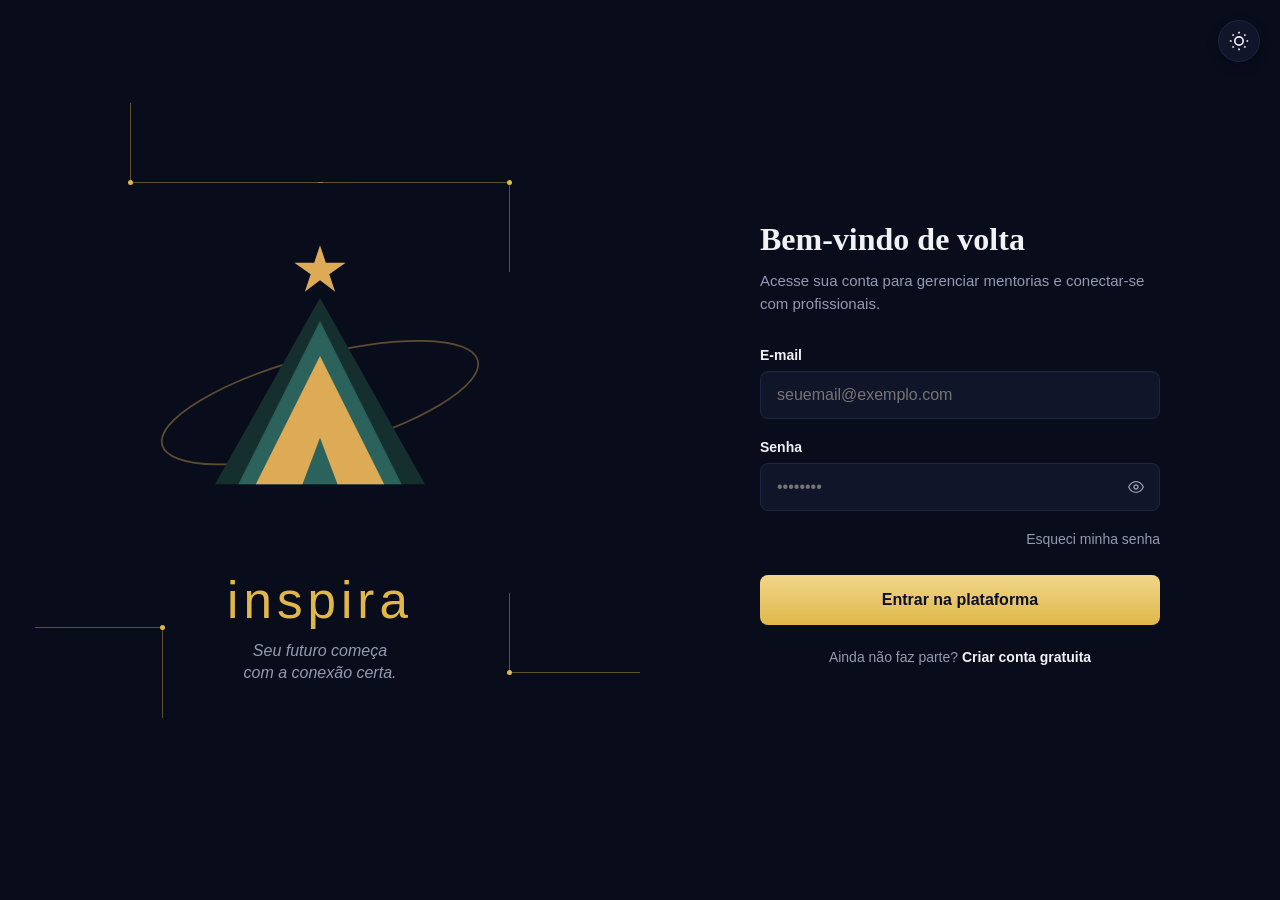
<file: index.html>
<!DOCTYPE html>
<html lang="pt-BR">
<head>
  <meta charset="UTF-8">
  <meta name="viewport" content="width=device-width, initial-scale=1.0">
  <title>Login</title>
  <link rel="stylesheet" href="css/style.css">
</head>
<body>

<!-- BOTÃO FLUTUANTE DARK MODE -->
<button class="theme-toggle" id="themeToggleBtn" title="Alternar Modo Escuro">
  <svg id="themeIcon" width="20" height="20" viewBox="0 0 24 24" fill="none" stroke="currentColor" stroke-width="2">
    <path d="M21 12.79A9 9 0 1 1 11.21 3 7 7 0 0 0 21 12.79z"></path>
  </svg>
</button>

<div class="screen">
  <!-- PAINEL ESQUERDO: Logo SVG e conexões animadas -->
  <div class="panel-left">
    <div class="hero-section">
        
        <!-- Fundo Estrelado com Linhas -->
        <div class="nodes-container">
            <div class="node n1" title="Conexão 1"></div>
            <div class="node n2" title="Conexão 2"></div>
            <div class="node n3" title="Conexão 3"></div>
            <div class="node n4" title="Conexão 4"></div>
        </div>

        <!-- Logo Construído em SVG -->
        <div class="logo-container">
            <svg viewBox="0 0 300 300" width="100%" height="100%">
                <ellipse cx="150" cy="160" rx="140" ry="40" fill="none" stroke="rgba(221, 170, 85, 0.4)" stroke-width="1.5" transform="rotate(-15 150 160)" />
                <polygon points="60,230 240,230 150,70" fill="#152E2E" />
                <polygon points="80,230 220,230 150,90" fill="#2B625C" />
                <path d="M 150 120 L 205 230 L 165 230 L 150 190 L 135 230 L 95 230 Z" fill="#DDAA55" />
                <!-- Estrela Principal -->
                <polygon class="main-star" points="150,25 155,40 172,40 158,50 163,65 150,55 137,65 142,50 128,40 145,40" fill="#DDAA55" />
            </svg>
        </div>

        <!-- Textos da Marca -->
        <h1 class="brand-title">inspira</h1>
        <p class="brand-subtitle">Seu futuro começa<br>com a conexão certa.</p>

    </div>
  </div>

  <!-- PAINEL DIREITO: Formulários -->
  <div class="panel-right">
    <div class="form-wrap">

      <!-- ===================== LOGIN ===================== -->
      <div id="panelLogin" class="form-panel active">
        <h2 class="title">Bem-vindo de volta</h2>
        <p class="subtitle">Acesse sua conta para gerenciar mentorias e conectar-se com profissionais.</p>

        <div class="field">
          <label for="loginEmail">E-mail</label>
          <input type="email" id="loginEmail" placeholder="seuemail@exemplo.com">
        </div>

        <div class="field">
          <label for="loginPass">Senha</label>
          <div class="input-wrap">
            <input type="password" id="loginPass" placeholder="••••••••">
            <button type="button" class="toggle-pass" data-target="loginPass" title="Mostrar/ocultar senha">
              <svg class="eye-icon" width="16" height="16" viewBox="0 0 24 24" fill="none" stroke="currentColor" stroke-width="2">
                <path d="M1 12s4-8 11-8 11 8 11 8-4 8-11 8-11-8-11-8z"/><circle cx="12" cy="12" r="3"/>
              </svg>
            </button>
          </div>
        </div>

        <div class="row-between">
          <a class="link-muted" id="goForgot" style="cursor: pointer;">Esqueci minha senha</a>
        </div>

        <!-- BOTÃO COM ID ADICIONADO -->
        <button class="btn-primary" type="button" id="loginBtn">Entrar na plataforma</button>

        <p class="switch-line">Ainda não faz parte? <a id="goSignup" style="cursor: pointer;">Criar conta gratuita</a></p>
      </div>

      <!-- ===================== CADASTRO ===================== -->
      <div id="panelSignup" class="form-panel">
        <h2 class="title">Criar conta</h2>
        <p class="subtitle">Cadastre-se para encontrar mentores e acompanhar sua jornada.</p>

        <div class="field">
          <label for="signupName">Nome completo</label>
          <input type="text" id="signupName" placeholder="Seu nome completo">
          <p class="help-text" id="nameHelp">Digite nome e sobrenome.</p>
        </div>

        <div class="field">
          <label for="signupUni">Universidade</label>
          <input type="text" id="signupUni" placeholder="Nome da sua universidade">
        </div>

        <div class="field">
          <label for="signupCurso">Curso</label>
          <input type="text" id="signupCurso" placeholder="Seu curso">
        </div>

        <div class="field">
          <label for="signupEmail">E-mail</label>
          <input type="email" id="signupEmail" placeholder="seuemail@exemplo.com">
        </div>

        <div class="field">
          <label for="signupPhone">Telefone</label>
          <input type="tel" id="signupPhone" placeholder="(00) 00000-0000">
        </div>

        <div class="field">
          <label for="signupPass">Senha</label>
          <div class="input-wrap">
            <input type="password" id="signupPass" placeholder="••••••••">
            <button type="button" class="toggle-pass" data-target="signupPass" title="Mostrar/ocultar senha">
              <svg class="eye-icon" width="16" height="16" viewBox="0 0 24 24" fill="none" stroke="currentColor" stroke-width="2">
                <path d="M1 12s4-8 11-8 11 8 11 8-4 8-11 8-11-8-11-8z"/><circle cx="12" cy="12" r="3"/>
              </svg>
            </button>
          </div>
          <p class="help-text" id="passHelp">Mínimo de 8 caracteres, 1 número e 1 letra maiúscula.</p>
        </div>

        <button class="btn-primary" type="button" id="signupSubmit">Criar conta</button>

        <p class="switch-line">Já tem conta? <a id="goLogin" style="cursor: pointer;">Entrar</a></p>
      </div>

      <!-- ===================== ESQUECI MINHA SENHA ===================== -->
      <div id="panelForgot" class="form-panel">
        <h2 class="title">Recuperar senha</h2>
        <p class="subtitle">Informe seu e-mail cadastrado para receber o link de recuperação.</p>

        <div class="field">
          <label for="forgotEmail">E-mail</label>
          <input type="email" id="forgotEmail" placeholder="seuemail@exemplo.com">
        </div>

        <button class="btn-primary" type="button">Enviar link de recuperação</button>

        <p class="switch-line"><a id="goBackLogin" style="cursor: pointer;">Voltar para login</a></p>
      </div>

      <!-- ===================== VERIFICAÇÃO MFA ===================== -->
      <div id="panelMFA" class="form-panel">
        <h2 class="title">Verifique seu telefone</h2>
        <p class="subtitle">Enviamos um código de 6 dígitos para <strong id="displayPhone"></strong>.</p>

        <div class="field">
          <label for="mfaCode">Código de verificação</label>
          <input type="text" id="mfaCode" placeholder="000000" maxlength="6">
        </div>

        <button class="btn-primary" type="button" id="mfaSubmit">Verificar código</button>

        <p class="switch-line"><a id="goBackSignup" style="cursor: pointer;">Voltar</a></p>
      </div>

    </div>
  </div>
</div>

<script src="js/script.js"></script>
</body>
</html>
</file>
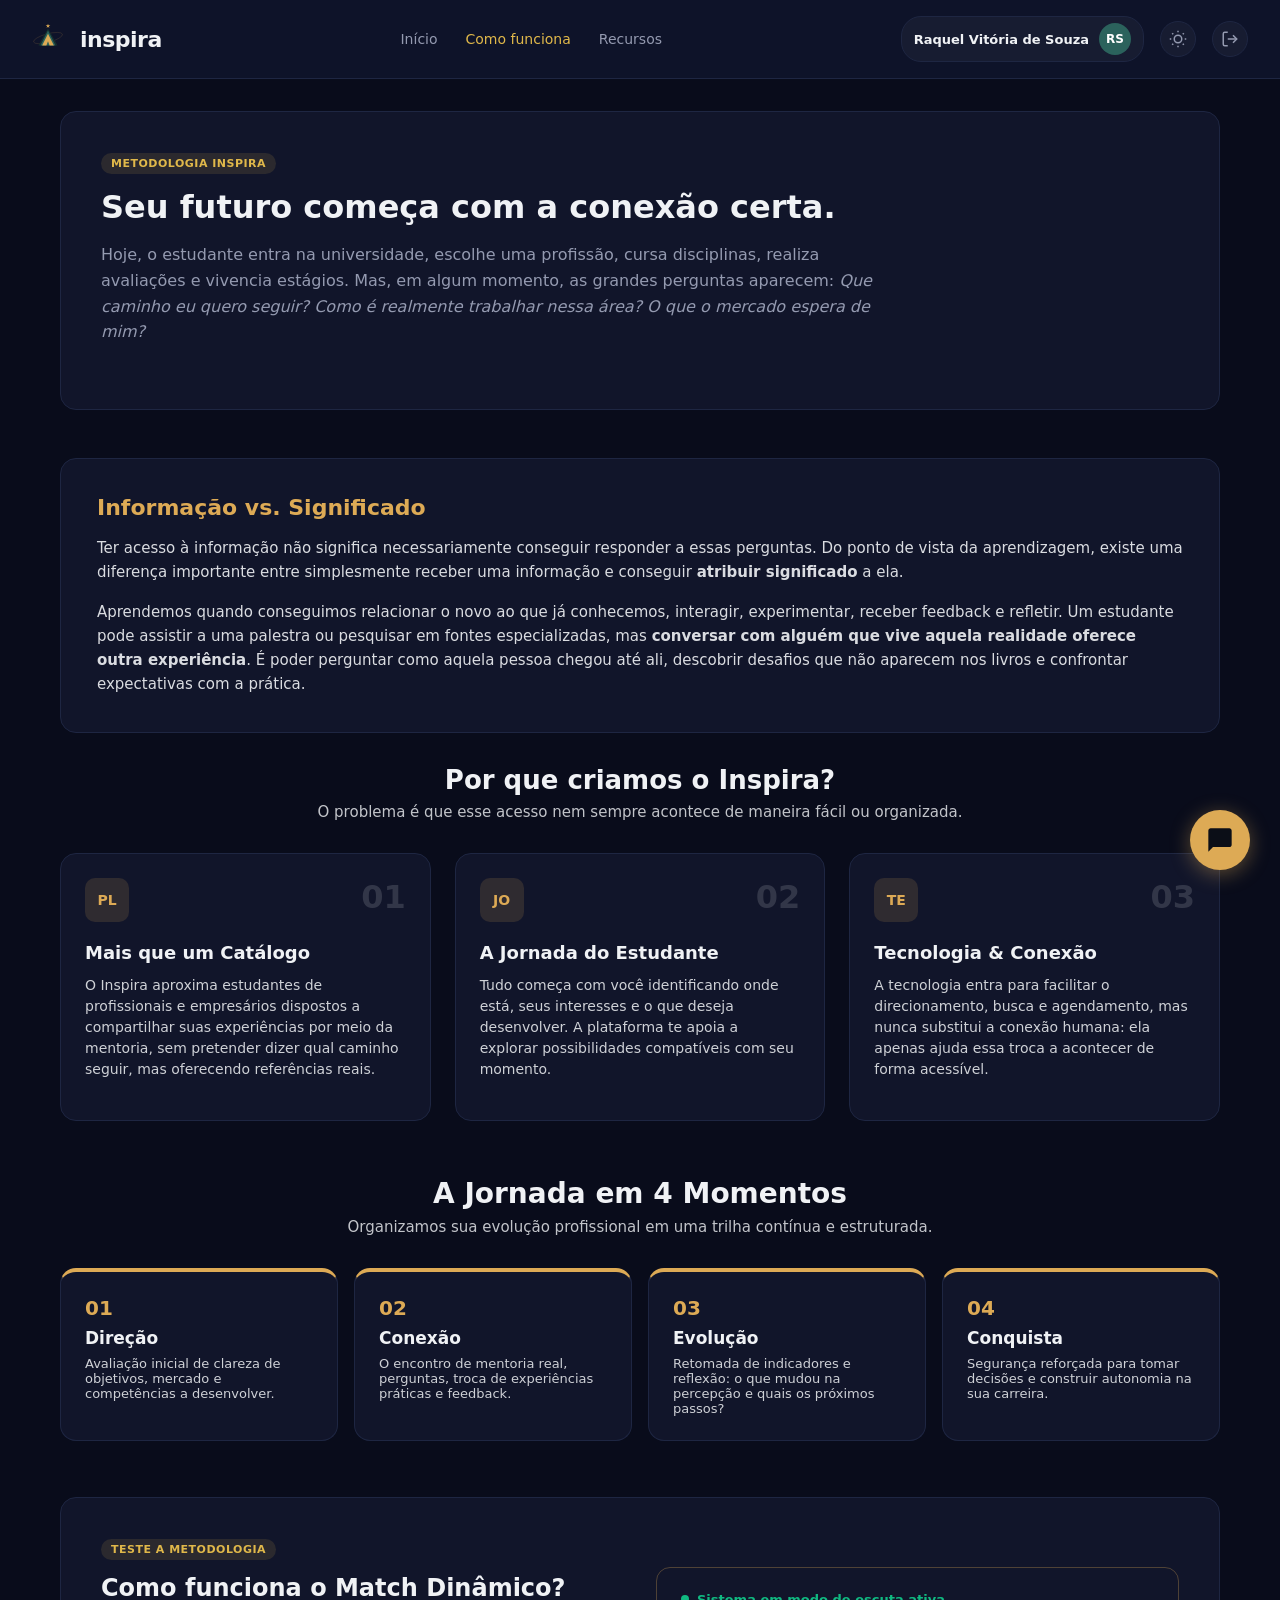
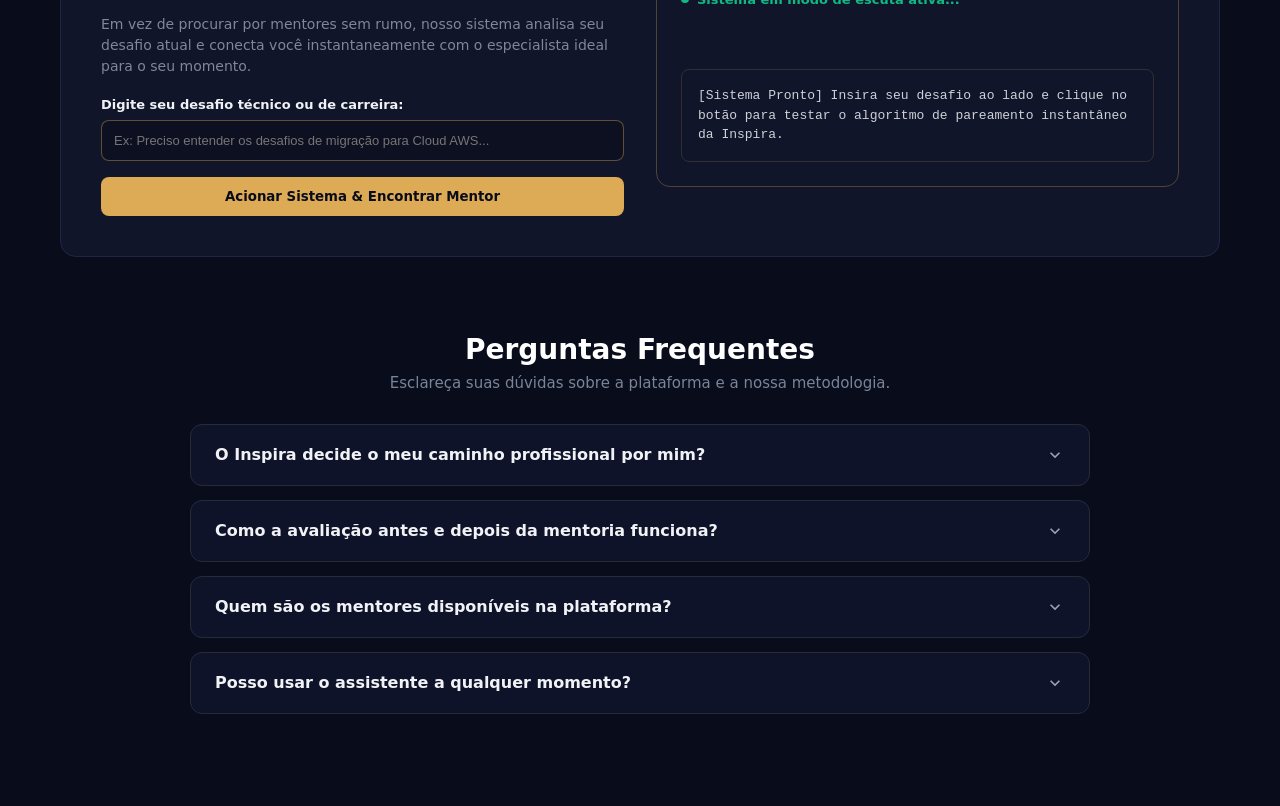
<file: como-funciona.html>
<!DOCTYPE html>
<html lang="pt-BR">
<head>
  <meta charset="UTF-8">
  <meta name="viewport" content="width=device-width, initial-scale=1.0">
  <title>Como Funciona - Inspira</title>
  <link rel="stylesheet" href="css/como-funciona.css">
  <link rel="stylesheet" href="css/dashboard.css">
  <link rel="stylesheet" href="css/style.css">
  <link rel="stylesheet" href="css/chat-widget.css">

  <!-- ESTILOS DA FAQ, CHATBOT E PERFIL -->
  <style>
    /* Estilos da FAQ */
    .faq-section {
      margin-top: 56px !important;
      margin-bottom: 40px !important;
      padding: 20px 0 !important;
    }

    .faq-title {
      font-size: 28px !important;
      font-weight: 800 !important;
      margin-bottom: 8px !important;
      text-align: center !important;
      color: #ffffff !important;
    }

    .faq-subtitle {
      font-size: 15px !important;
      margin-bottom: 32px !important;
      text-align: center !important;
      opacity: 0.8 !important;
      color: #94a3b8 !important;
    }

    .faq-container {
      display: flex !important;
      flex-direction: column !important;
      gap: 14px !important;
      max-width: 900px !important;
      margin: 0 auto !important;
    }

    .faq-item {
      background: #0e1329 !important;
      border: 1px solid #262b3a !important;
      border-radius: 12px !important;
      overflow: hidden !important;
      cursor: pointer !important;
      transition: border-color 0.3s ease, box-shadow 0.3s ease !important;
    }

    .faq-item:hover {
      border-color: rgba(221, 170, 85, 0.4) !important;
    }

    .faq-item.active {
      border-color: #DDAA55 !important;
      box-shadow: 0 4px 20px rgba(221, 170, 85, 0.15) !important;
    }

    .faq-question {
      padding: 20px 24px !important;
      font-size: 16px !important;
      font-weight: 600 !important;
      color: #f0f2f5 !important;
      display: flex !important;
      justify-content: space-between !important;
      align-items: center !important;
      gap: 16px !important;
      user-select: none !important;
      transition: color 0.3s ease !important;
    }

    .faq-item.active .faq-question {
      color: #DDAA55 !important;
    }

    .faq-icon {
      width: 20px !important;
      height: 20px !important;
      fill: #94a3b8 !important;
      flex-shrink: 0 !important;
      transition: transform 0.3s ease, fill 0.3s ease !important;
    }

    .faq-item.active .faq-icon {
      transform: rotate(180deg) !important;
      fill: #DDAA55 !important;
    }

    .faq-answer {
      max-height: 0;
      overflow: hidden;
      transition: max-height 0.3s ease-out, padding 0.3s ease;
      padding: 0 24px;
      color: #cbd5e1 !important;
      font-size: 14px !important;
      line-height: 1.6 !important;
      background: rgba(0, 0, 0, 0.15) !important;
    }

    .faq-item.active .faq-answer {
      padding-bottom: 20px !important;
    }

    /* === ESTILOS DO MODAL DE PERFIL === */
    .modal-overlay {
      position: fixed !important;
      top: 0 !important;
      left: 0 !important;
      width: 100vw !important;
      height: 100vh !important;
      background: rgba(11, 14, 23, 0.85) !important;
      backdrop-filter: blur(8px) !important;
      display: none;
      align-items: center !important;
      justify-content: center !important;
      z-index: 100000 !important;
      padding: 20px !important;
    }

    .modal-overlay.active {
      display: flex !important;
    }

    .profile-modal-box {
      background: #0e1329 !important;
      border: 1px solid #262b3a !important;
      border-radius: 20px !important;
      padding: 32px !important;
      width: 420px !important;
      max-width: 100% !important;
      box-shadow: 0 20px 50px rgba(0, 0, 0, 0.8) !important;
      position: relative !important;
      text-align: center !important;
      color: #f0f2f5 !important;
      animation: modalFadeIn 0.3s ease-out !important;
    }

    @keyframes modalFadeIn {
      from { opacity: 0; transform: scale(0.95) translateY(-10px); }
      to { opacity: 1; transform: scale(1) translateY(0); }
    }

    .modal-close {
      position: absolute !important;
      top: 16px !important;
      right: 16px !important;
      background: rgba(255, 255, 255, 0.05) !important;
      border: 1px solid #262b3a !important;
      color: #94a3b8 !important;
      width: 32px !important;
      height: 32px !important;
      border-radius: 50% !important;
      display: flex !important;
      align-items: center !important;
      justify-content: center !important;
      cursor: pointer !important;
      transition: all 0.2s ease !important;
    }

    .modal-close:hover {
      background: rgba(239, 68, 68, 0.2) !important;
      color: #ef4444 !important;
      border-color: #ef4444 !important;
    }

    .profile-modal-title {
      font-size: 1.4rem !important;
      font-weight: 700 !important;
      color: #ffffff !important;
      margin-bottom: 20px !important;
    }

    .profile-avatar-wrap {
      display: flex !important;
      justify-content: center !important;
      margin-bottom: 16px !important;
    }

    .profile-avatar {
      width: 76px !important;
      height: 76px !important;
      background: #DDAA55 !important;
      color: #0b0e17 !important;
      font-size: 1.8rem !important;
      font-weight: bold !important;
      border-radius: 50% !important;
      display: flex !important;
      align-items: center !important;
      justify-content: center !important;
      border: 3px solid rgba(221, 170, 85, 0.3) !important;
      box-shadow: 0 4px 20px rgba(221, 170, 85, 0.25) !important;
    }

    .profile-name {
      font-size: 1.2rem !important;
      font-weight: 700 !important;
      color: #ffffff !important;
      margin-bottom: 4px !important;
    }

    .profile-role {
      font-size: 0.8rem !important;
      color: #DDAA55 !important;
      margin-bottom: 20px !important;
      font-weight: 700 !important;
      text-transform: uppercase !important;
      letter-spacing: 1px !important;
    }

    .profile-info-box {
      background: #1c2333 !important;
      border: 1px solid #262b3a !important;
      border-radius: 12px !important;
      padding: 18px !important;
      text-align: left !important;
      margin-bottom: 24px !important;
      display: flex !important;
      flex-direction: column !important;
      gap: 12px !important;
    }

    .profile-field-label {
      font-size: 0.75rem !important;
      font-weight: 700 !important;
      color: #94a3b8 !important;
      text-transform: uppercase !important;
      letter-spacing: 0.5px !important;
      margin-bottom: 2px !important;
    }

    .profile-field-value {
      font-size: 0.95rem !important;
      color: #f0f2f5 !important;
      font-weight: 500 !important;
    }

    .profile-status {
      font-size: 0.9rem !important;
      color: #10b981 !important;
      font-weight: 600 !important;
      display: flex !important;
      align-items: center !important;
      gap: 6px !important;
    }

    .profile-status .status-dot {
      width: 8px !important;
      height: 8px !important;
      background: #10b981 !important;
      border-radius: 50% !important;
      display: inline-block !important;
    }

    .profile-input {
      width: 100% !important;
      padding: 10px 14px !important;
      background: #0e1329 !important;
      border: 1px solid #262b3a !important;
      border-radius: 8px !important;
      color: #fff !important;
      font-size: 0.9rem !important;
      outline: none !important;
    }

    .profile-input:focus {
      border-color: #DDAA55 !important;
    }

    .profile-actions {
      display: flex !important;
      gap: 12px !important;
    }

    .profile-btn-primary {
      flex: 1 !important;
      background: #DDAA55 !important;
      color: #0b0e17 !important;
      border: none !important;
      padding: 12px !important;
      border-radius: 10px !important;
      font-weight: 700 !important;
      font-size: 0.9rem !important;
      cursor: pointer !important;
      transition: opacity 0.2s ease !important;
    }

    .profile-btn-primary:hover {
      opacity: 0.9 !important;
    }

    .profile-btn-secondary {
      flex: 1 !important;
      background: rgba(239, 68, 68, 0.1) !important;
      color: #ef4444 !important;
      border: 1px solid rgba(239, 68, 68, 0.3) !important;
      padding: 12px !important;
      border-radius: 10px !important;
      font-weight: 600 !important;
      font-size: 0.9rem !important;
      cursor: pointer !important;
      transition: all 0.2s ease !important;
    }

    .profile-btn-secondary:hover {
      background: #ef4444 !important;
      color: #ffffff !important;
    }

    /* === CHATBOT E CÂMERA (DIREITO) === */
    .chat-widget-toggle {
      position: fixed !important;
      bottom: 30px !important;
      right: 30px !important;
      width: 60px !important;
      height: 60px !important;
      background: #DDAA55 !important;
      border-radius: 50% !important;
      border: none !important;
      display: flex !important;
      align-items: center !important;
      justify-content: center !important;
      cursor: pointer !important;
      box-shadow: 0 4px 20px rgba(221, 170, 85, 0.4) !important;
      z-index: 99999 !important;
      transition: transform 0.3s ease !important;
    }

    .chat-widget-toggle:hover {
      transform: scale(1.1) !important;
    }

    .chat-widget-panel {
      position: fixed !important;
      bottom: 100px !important;
      right: 30px !important;
      width: 380px !important;
      max-width: calc(100vw - 40px) !important;
      height: 520px !important;
      max-height: calc(100vh - 120px) !important;
      background: #0e1329 !important;
      border: 1px solid #262b3a !important;
      border-radius: 16px !important;
      box-shadow: 0 12px 32px rgba(0, 0, 0, 0.6) !important;
      display: none;
      flex-direction: column !important;
      overflow: hidden !important;
      z-index: 99998 !important;
    }

    .chat-widget-panel.active {
      display: flex !important;
    }

    .chat-widget-header {
      background: #DDAA55 !important;
      color: #0b0e17 !important;
      padding: 16px 20px !important;
      display: flex !important;
      justify-content: space-between !important;
      align-items: center !important;
      font-weight: bold !important;
    }

    .chat-widget-title {
      font-size: 1.1rem !important;
      font-weight: 700 !important;
      color: #0b0e17 !important;
    }

    .chat-widget-status {
      font-size: 0.8rem !important;
      display: flex !important;
      align-items: center !important;
      gap: 6px !important;
      color: #152E2E !important;
    }

    .chat-widget-status .status-dot {
      width: 8px !important;
      height: 8px !important;
      background: #10b981 !important;
      border-radius: 50% !important;
      display: inline-block !important;
    }

    .chat-widget-close {
      background: none !important;
      border: none !important;
      font-size: 24px !important;
      color: #0b0e17 !important;
      cursor: pointer !important;
      line-height: 1 !important;
    }

    .chat-widget-messages {
      flex: 1 !important;
      padding: 16px !important;
      overflow-y: auto !important;
      display: flex !important;
      flex-direction: column !important;
      gap: 12px !important;
      background: #0b0e17 !important;
    }

    .chat-bubble {
      max-width: 80% !important;
      padding: 12px 16px !important;
      border-radius: 14px !important;
      font-size: 0.9rem !important;
      line-height: 1.4 !important;
    }

    .chat-bubble.bot {
      background: #1c2333 !important;
      color: #f0f2f5 !important;
      align-self: flex-start !important;
      border-bottom-left-radius: 2px !important;
      border: 1px solid #262b3a !important;
    }

    .chat-bubble.user {
      background: #DDAA55 !important;
      color: #0b0e17 !important;
      font-weight: 600 !important;
      align-self: flex-end !important;
      border-bottom-right-radius: 2px !important;
    }

    .chat-widget-input-wrapper {
      background: #0e1329 !important;
      border-top: 1px solid #262b3a !important;
      padding: 12px !important;
    }

    .chat-widget-input-area {
      display: flex !important;
      align-items: center !important;
      gap: 8px !important;
    }

    .chat-widget-input-area input {
      flex: 1 !important;
      padding: 10px 14px !important;
      background: #1c2333 !important;
      border: 1px solid #262b3a !important;
      border-radius: 20px !important;
      color: #fff !important;
      outline: none !important;
      font-size: 0.9rem !important;
    }

    .chat-widget-input-area input:focus {
      border-color: #DDAA55 !important;
    }

    .chat-widget-icon-btn {
      background: none !important;
      border: none !important;
      cursor: pointer !important;
      padding: 6px !important;
      display: flex !important;
      align-items: center !important;
      justify-content: center !important;
    }

    .chat-widget-send-btn {
      width: 38px !important;
      height: 38px !important;
      background: #DDAA55 !important;
      border: none !important;
      border-radius: 50% !important;
      display: flex !important;
      align-items: center !important;
      justify-content: center !important;
      cursor: pointer !important;
    }

    .chat-widget-footer {
      font-size: 0.7rem !important;
      color: #64748b !important;
      text-align: center !important;
      margin-top: 6px !important;
    }
  </style>
</head>
<body class="dashboard-body dark-mode">

  <header class="dash-header">
    <div class="dash-logo-area">
      <div class="header-brand-icon">
        <svg viewBox="0 0 300 300" width="32" height="32">
          <ellipse cx="150" cy="160" rx="140" ry="40" fill="none" stroke="rgba(221, 170, 85, 0.4)" stroke-width="3" transform="rotate(-15 150 160)" />
          <polygon points="60,230 240,230 150,70" fill="#152E2E" />
          <polygon points="80,230 220,230 150,90" fill="#2B625C" />
          <path d="M 150 120 L 205 230 L 165 230 L 150 190 L 135 230 L 95 230 Z" fill="#DDAA55" />
          <polygon points="150,25 155,40 172,40 158,50 163,65 150,55 137,65 142,50 128,40 145,40" fill="#DDAA55" />
        </svg>
      </div>
      <span class="dash-logo-text">inspira</span>
    </div>
    
    <nav class="dash-nav">
      <a href="dashboard.html">Início</a>
      <a href="como-funciona.html" class="active">Como funciona</a>
      <a href="recursos.html">Recursos</a>
    </nav>
    
    <div class="dash-header-right">
      <div class="dash-user-profile" onclick="openUserProfileModal()" title="Ver Perfil">
        <span class="user-name">Raquel Vitória de Souza</span>
        <div class="user-avatar" id="headerUserAvatar">RV</div>
      </div>
      
      <button class="theme-toggle-dash" id="themeToggleBtn" title="Alternar Tema">
        <svg id="themeIcon" width="18" height="18" viewBox="0 0 24 24" fill="none" stroke="currentColor" stroke-width="2">
          <circle cx="12" cy="12" r="5"></circle><line x1="12" y1="1" x2="12" y2="3"></line><line x1="12" y1="21" x2="12" y2="23"></line><line x1="4.22" y1="4.22" x2="5.64" y2="5.64"></line><line x1="18.36" y1="18.36" x2="19.78" y2="19.78"></line><line x1="1" y1="12" x2="3" y2="12"></line><line x1="21" y1="12" x2="23" y2="12"></line><line x1="4.22" y1="19.78" x2="5.64" y2="18.36"></line><line x1="18.36" y1="5.64" x2="19.78" y2="4.22"></line>
        </svg>
      </button>

      <button class="theme-toggle-dash" title="Sair">
        <svg width="18" height="18" viewBox="0 0 24 24" fill="none" stroke="currentColor" stroke-width="2">
          <path d="M9 21H5a2 2 0 0 1-2-2V5a2 2 0 0 1 2-2h4"></path><polyline points="16 17 21 12 16 7"></polyline><line x1="21" y1="12" x2="9" y2="12"></line>
        </svg>
      </button>
    </div>
  </header>

  <main class="dashboard-main">

    <!-- HERO BANNER -->
    <section class="dash-hero-banner">
      <div class="dash-hero-content" style="max-width: 800px;">
        <span class="tag-transform">METODOLOGIA INSPIRA</span>
        <h1>Seu futuro começa com a conexão certa.</h1>
        <p style="font-size: 16px; line-height: 1.6; margin-top: 16px;">
          Hoje, o estudante entra na universidade, escolhe uma profissão, cursa disciplinas, realiza avaliações e vivencia estágios. Mas, em algum momento, as grandes perguntas aparecem: 
          <em>Que caminho eu quero seguir? Como é realmente trabalhar nessa área? O que o mercado espera de mim?</em>
        </p>
      </div>
    </section>

    <!-- O DILEMA DA APRENDIZAGEM -->
    <section class="pillars-section" style="margin-top: 48px;">
      <div class="dash-card" style="padding: 36px; margin-bottom: 32px;">
        <h2 style="font-size: 22px; font-weight: 700; margin-bottom: 16px; color: #DDAA55;">Informação vs. Significado</h2>
        <p style="font-size: 15px; line-height: 1.6; opacity: 0.9; margin-bottom: 16px;">
          Ter acesso à informação não significa necessariamente conseguir responder a essas perguntas. Do ponto de vista da aprendizagem, existe uma diferença importante entre simplesmente receber uma informação e conseguir <strong>atribuir significado</strong> a ela.
        </p>
        <p style="font-size: 15px; line-height: 1.6; opacity: 0.9;">
          Aprendemos quando conseguimos relacionar o novo ao que já conhecemos, interagir, experimentar, receber feedback e refletir. Um estudante pode assistir a uma palestra ou pesquisar em fontes especializadas, mas <strong>conversar com alguém que vive aquela realidade oferece outra experiência</strong>. É poder perguntar como aquela pessoa chegou até ali, descobrir desafios que não aparecem nos livros e confrontar expectativas com a prática.
        </p>
      </div>

      <h2 style="font-size: 26px; font-weight: 800; margin-bottom: 8px; text-align: center;">Por que criamos o Inspira?</h2>
      <p style="font-size: 15px; margin-bottom: 32px; text-align: center; opacity: 0.8;">O problema é que esse acesso nem sempre acontece de maneira fácil ou organizada.</p>

      <div class="pillars-grid" style="display: grid; grid-template-columns: repeat(auto-fit, minmax(320px, 1fr)); gap: 24px; text-align: left;">
        
        <div class="dash-card" style="position: relative;">
          <div style="position: absolute; top: 24px; right: 24px; font-size: 32px; font-weight: 900; opacity: 0.15;">01</div>
          <div style="width: 44px; height: 44px; background: rgba(221, 170, 85, 0.15); border-radius: 10px; display: flex; align-items: center; justify-content: center; margin-bottom: 20px; font-size: 14px; font-weight: bold; color: #DDAA55;">PL</div>
          <h3 style="font-size: 18px; font-weight: 700; margin-bottom: 12px;">Mais que um Catálogo</h3>
          <p style="font-size: 14px; line-height: 1.5; margin-bottom: 16px; opacity: 0.85;">O Inspira aproxima estudantes de profissionais e empresários dispostos a compartilhar suas experiências por meio da mentoria, sem pretender dizer qual caminho seguir, mas oferecendo referências reais.</p>
        </div>

        <div class="dash-card" style="position: relative;">
          <div style="position: absolute; top: 24px; right: 24px; font-size: 32px; font-weight: 900; opacity: 0.15;">02</div>
          <div style="width: 44px; height: 44px; background: rgba(221, 170, 85, 0.15); border-radius: 10px; display: flex; align-items: center; justify-content: center; margin-bottom: 20px; font-size: 14px; font-weight: bold; color: #DDAA55;">JO</div>
          <h3 style="font-size: 18px; font-weight: 700; margin-bottom: 12px;">A Jornada do Estudante</h3>
          <p style="font-size: 14px; line-height: 1.5; margin-bottom: 16px; opacity: 0.85;">Tudo começa com você identificando onde está, seus interesses e o que deseja desenvolver. A plataforma te apoia a explorar possibilidades compatíveis com seu momento.</p>
        </div>

        <div class="dash-card" style="position: relative;">
          <div style="position: absolute; top: 24px; right: 24px; font-size: 32px; font-weight: 900; opacity: 0.15;">03</div>
          <div style="width: 44px; height: 44px; background: rgba(221, 170, 85, 0.15); border-radius: 10px; display: flex; align-items: center; justify-content: center; margin-bottom: 20px; font-size: 14px; font-weight: bold; color: #DDAA55;">TE</div>
          <h3 style="font-size: 18px; font-weight: 700; margin-bottom: 12px;">Tecnologia & Conexão</h3>
          <p style="font-size: 14px; line-height: 1.5; margin-bottom: 16px; opacity: 0.85;">A tecnologia entra para facilitar o direcionamento, busca e agendamento, mas nunca substitui a conexão humana: ela apenas ajuda essa troca a acontecer de forma acessível.</p>
        </div>

      </div>
    </section>

    <!-- TRILHA EM 4 MOMENTOS -->
    <section class="pillars-section" style="margin-top: 56px; text-align: center;">
      <h2 style="font-size: 28px; font-weight: 800; margin-bottom: 8px;">A Jornada em 4 Momentos</h2>
      <p style="font-size: 15px; margin-bottom: 32px; opacity: 0.8;">Organizamos sua evolução profissional em uma trilha contínua e estruturada.</p>

      <div style="display: grid; grid-template-columns: repeat(auto-fit, minmax(220px, 1fr)); gap: 16px; text-align: left;">
        <div class="dash-card" style="border-top: 4px solid #DDAA55;">
          <span style="font-size: 20px; font-weight: 900; color: #DDAA55;">01</span>
          <h3 style="font-size: 17px; font-weight: 700; margin: 8px 0;">Direção</h3>
          <p style="font-size: 13px; opacity: 0.85;">Avaliação inicial de clareza de objetivos, mercado e competências a desenvolver.</p>
        </div>
        <div class="dash-card" style="border-top: 4px solid #DDAA55;">
          <span style="font-size: 20px; font-weight: 900; color: #DDAA55;">02</span>
          <h3 style="font-size: 17px; font-weight: 700; margin: 8px 0;">Conexão</h3>
          <p style="font-size: 13px; opacity: 0.85;">O encontro de mentoria real, perguntas, troca de experiências práticas e feedback.</p>
        </div>
        <div class="dash-card" style="border-top: 4px solid #DDAA55;">
          <span style="font-size: 20px; font-weight: 900; color: #DDAA55;">03</span>
          <h3 style="font-size: 17px; font-weight: 700; margin: 8px 0;">Evolução</h3>
          <p style="font-size: 13px; opacity: 0.85;">Retomada de indicadores e reflexão: o que mudou na percepção e quais os próximos passos?</p>
        </div>
        <div class="dash-card" style="border-top: 4px solid #DDAA55;">
          <span style="font-size: 20px; font-weight: 900; color: #DDAA55;">04</span>
          <h3 style="font-size: 17px; font-weight: 700; margin: 8px 0;">Conquista</h3>
          <p style="font-size: 13px; opacity: 0.85;">Segurança reforçada para tomar decisões e construir autonomia na sua carreira.</p>
        </div>
      </div>
    </section>

    <!-- DEMONSTRAÇÃO / MATCH DINÂMICO -->
    <section id="demo-section" class="dash-hero-banner" style="margin-top: 56px; display: grid; grid-template-columns: 1fr 1fr; gap: 32px; align-items: center;">
      <div>
        <span class="tag-transform">TESTE A METODOLOGIA</span>
        <h2 style="font-size: 24px; font-weight: 800; margin-bottom: 12px;">Como funciona o Match Dinâmico?</h2>
        <p style="font-size: 14px; line-height: 1.5; margin-bottom: 20px; opacity: 0.85;">Em vez de procurar por mentores sem rumo, nosso sistema analisa seu desafio atual e conecta você instantaneamente com o especialista ideal para o seu momento.</p>
        
        <label style="font-size: 13px; font-weight: 600; display: block; margin-bottom: 8px;">Digite seu desafio técnico ou de carreira:</label>
        <input type="text" id="demoInput" placeholder="Ex: Preciso entender os desafios de migração para Cloud AWS..." style="width: 100%; border: 1px solid rgba(221, 170, 85, 0.4); padding: 12px; border-radius: 8px; font-size: 13px; margin-bottom: 16px; background: rgba(0,0,0,0.2); color: inherit;">
        
        <button type="button" onclick="runDemoMatch()" style="width: 100%; background: #DDAA55; color: #090c1b; border: none; padding: 12px; border-radius: 8px; font-weight: bold; cursor: pointer;">Acionar Sistema & Encontrar Mentor</button>
      </div>

      <div style="border: 1px solid rgba(221, 170, 85, 0.3); border-radius: 14px; padding: 24px; min-height: 220px; display: flex; flex-direction: column; justify-content: space-between;">
        <div style="display: flex; align-items: center; gap: 8px; font-size: 13px; color: #10b981; font-weight: 600;">
          <span style="width: 8px; height: 8px; background: #10b981; border-radius: 50%; display: inline-block;"></span> Sistema em modo de escuta ativa...
        </div>
        <div id="demoOutputBox" style="border: 1px solid rgba(221, 170, 85, 0.2); padding: 16px; border-radius: 8px; font-family: monospace; font-size: 13px; margin-top: 16px; opacity: 0.85; line-height: 1.5;">
          [Sistema Pronto] Insira seu desafio ao lado e clique no botão para testar o algoritmo de pareamento instantâneo da Inspira.
        </div>
      </div>
    </section>

    <!-- FAQ SECTION -->
    <section class="faq-section">
      <h2 class="faq-title">Perguntas Frequentes</h2>
      <p class="faq-subtitle">Esclareça suas dúvidas sobre a plataforma e a nossa metodologia.</p>
      
      <div class="faq-container">
        
        <div class="faq-item" onclick="toggleFaq(this)">
          <div class="faq-question">
            <span>O Inspira decide o meu caminho profissional por mim?</span>
            <svg class="faq-icon" viewBox="0 0 24 24"><path d="M7.41 8.59L12 13.17l4.59-4.58L18 10l-6 6-6-6z"/></svg>
          </div>
          <div class="faq-answer">
            De forma alguma! O Inspira não pretende dizer qual caminho você deve seguir. Queremos oferecer experiências e referências para que você tenha autonomia e mais elementos para construir sua própria decisão.
          </div>
        </div>

        <div class="faq-item" onclick="toggleFaq(this)">
          <div class="faq-question">
            <span>Como a avaliação antes e depois da mentoria funciona?</span>
            <svg class="faq-icon" viewBox="0 0 24 24"><path d="M7.41 8.59L12 13.17l4.59-4.58L18 10l-6 6-6-6z"/></svg>
          </div>
          <div class="faq-answer">
            Antes da conversa, mapeamos sua clareza de passos e mercado. Depois da mentoria, respondemos aos mesmos indicadores para você refletir sobre o quanto evoluiu e qual é o seu próximo passo prático.
          </div>
        </div>

        <div class="faq-item" onclick="toggleFaq(this)">
          <div class="faq-question">
            <span>Quem são os mentores disponíveis na plataforma?</span>
            <svg class="faq-icon" viewBox="0 0 24 24"><path d="M7.41 8.59L12 13.17l4.59-4.58L18 10l-6 6-6-6z"/></svg>
          </div>
          <div class="faq-answer">
            Profissionais e empresários atuantes no mercado dispostos a compartilhar vivências reais, desafios práticos e feedbacks construtivos com estudantes.
          </div>
        </div>

        <div class="faq-item" onclick="toggleFaq(this)">
          <div class="faq-question">
            <span>Posso usar o assistente a qualquer momento?</span>
            <svg class="faq-icon" viewBox="0 0 24 24"><path d="M7.41 8.59L12 13.17l4.59-4.58L18 10l-6 6-6-6z"/></svg>
          </div>
          <div class="faq-answer">
            Sim! O assistente virtual está disponível 24h por dia no widget flutuante para apoiar seu direcionamento, tirar dúvidas e auxiliar na preparação para suas mentorias.
          </div>
        </div>

      </div>
    </section>

  </main>

  <!-- PERFIL DO USUÁRIO (CORRIGIDO E ESTILIZADO) -->
  <div class="modal-overlay" id="userProfileModal" onclick="closeProfileOnOverlay(event)">
    <div class="modal-box profile-modal-box">
      <button class="modal-close" onclick="closeUserProfileModal()" aria-label="Fechar">&times;</button>

      <h2 class="profile-modal-title">Perfil do Usuário</h2>

      <!-- MODO DE VISUALIZAÇÃO -->
      <div id="profileViewMode">
        <div class="profile-avatar-wrap">
          <div class="profile-avatar" id="profileAvatarView">RV</div>
        </div>
        <p class="profile-name" id="profileNameView">Raquel Vitória de Souza</p>
        <p class="profile-role">Aluna / Mentorada</p>

        <div class="profile-info-box">
          <div>
            <p class="profile-field-label">E-MAIL</p>
            <p class="profile-field-value" id="profileEmailView">raquel.vitoria@exemplo.com</p>
          </div>

          <div>
            <p class="profile-field-label">CURSO</p>
            <p class="profile-field-value" id="profileCourseView">Análise e Desenvolvimento de Sistemas</p>
          </div>

          <div>
            <p class="profile-field-label">STATUS DA CONTA</p>
            <p class="profile-status"><span class="status-dot"></span>Ativa</p>
          </div>
        </div>

        <div class="profile-actions">
          <button class="profile-btn-primary" onclick="enableProfileEdit()">Editar Perfil</button>
          <button class="profile-btn-secondary" onclick="closeUserProfileModal()">Sair</button>
        </div>
      </div>

      <!-- MODO DE EDIÇÃO -->
      <div id="profileEditMode" style="display: none;">
        <div class="profile-avatar-wrap">
          <div class="profile-avatar" id="profileAvatarEdit">RV</div>
        </div>

        <div class="profile-info-box" style="margin-top: 10px;">
          <div>
            <p class="profile-field-label">NOME COMPLETO</p>
            <input type="text" class="profile-input" id="profileNameInput" value="Raquel Vitória de Souza">
          </div>

          <div>
            <p class="profile-field-label">E-MAIL</p>
            <input type="email" class="profile-input" id="profileEmailInput" value="raquel.vitoria@exemplo.com">
          </div>

          <div>
            <p class="profile-field-label">CURSO</p>
            <input type="text" class="profile-input" id="profileCourseInput" value="Análise e Desenvolvimento de Sistemas">
          </div>
        </div>

        <div class="profile-actions">
          <button class="profile-btn-primary" onclick="saveProfileChanges()">Salvar Alterações</button>
          <button class="profile-btn-secondary" onclick="cancelProfileEdit()">Cancelar</button>
        </div>
      </div>
    </div>
  </div>

  <!-- WIDGET DE CHAT FLUTUANTE NO LADO DIREITO COM CÂMERA -->
  <button id="chatWidgetToggle" class="chat-widget-toggle" onclick="toggleChatWidget()" title="Falar com o Assistente">
    <svg width="28" height="28" viewBox="0 0 24 24" fill="#0b0e17">
      <path d="M20 2H4c-1.1 0-2 .9-2 2v18l4-4h14c1.1 0 2-.9 2-2V4c0-1.1-.9-2-2-2z"/>
    </svg>
  </button>

  <div id="chatWidgetPanel" class="chat-widget-panel">
    <div class="chat-widget-header">
      <div>
        <div class="chat-widget-title">Inspira Assistente</div>
        <div class="chat-widget-status"><span class="status-dot"></span> Online agora</div>
      </div>
      <button id="chatWidgetClose" class="chat-widget-close" onclick="toggleChatWidget()" title="Fechar">&times;</button>
    </div>

    <div id="chatWidgetMessages" class="chat-widget-messages">
      <div class="chat-bubble bot">Olá, Raquel! Sou o assistente virtual. Como posso ajudar você hoje?</div>
    </div>

    <!-- ÁREA DA CÂMERA DE VÍDEO -->
    <div id="chatVideoArea" class="chat-video-area" style="display: none; padding: 12px 16px; border-top: 1px solid #262b3a; background: #0c1022;">
      <video id="chatVideoPreview" autoplay muted playsinline style="width: 100%; border-radius: 10px; background: #000; max-height: 160px; object-fit: cover;"></video>
      <button id="chatVideoEnd" onclick="endVideoCall()" style="margin-top: 8px; width: 100%; background: #ef4444; color: #fff; border: none; padding: 8px; border-radius: 8px; font-size: 12px; font-weight: 600; cursor: pointer;">Encerrar chamada de vídeo</button>
    </div>

    <div class="chat-widget-input-wrapper">
      <div class="chat-widget-input-area">
        <button id="chatVideoBtn" class="chat-widget-icon-btn" onclick="toggleVideoCall()" title="Iniciar Chamada de Vídeo">
          <svg width="22" height="22" viewBox="0 0 24 24" fill="none" stroke="#DDAA55" stroke-width="2">
            <path d="M23 7l-7 5 7 5V7z"></path>
            <rect x="1" y="5" width="15" height="14" rx="2" ry="2"></rect>
          </svg>
        </button>
        <input type="text" id="chatWidgetInput" placeholder="Digite sua mensagem...">
        <button id="chatWidgetSend" class="chat-widget-send-btn" onclick="sendChatMessage()" title="Enviar">
          <svg width="18" height="18" viewBox="0 0 24 24" fill="#0b0e17">
            <path d="M2.01 21L23 12 2.01 3 2 10l15 2-15 2z"></path>
          </svg>
        </button>
      </div>
      <div class="chat-widget-footer">Ao continuar, você concorda com nossa Política de Privacidade.</div>
    </div>
  </div>

  <!-- SCRIPTS DO PERFIL, FAQ E CÂMERA -->
  <script>
    // FUNÇÕES DO MODAL DE PERFIL DO USUÁRIO
    function openUserProfileModal() {
      const modal = document.getElementById("userProfileModal");
      if (modal) modal.classList.add("active");
    }

    function closeUserProfileModal() {
      const modal = document.getElementById("userProfileModal");
      if (modal) modal.classList.remove("active");
      cancelProfileEdit();
    }

    function closeProfileOnOverlay(event) {
      if (event.target.id === "userProfileModal") {
        closeUserProfileModal();
      }
    }

    function enableProfileEdit() {
      document.getElementById("profileViewMode").style.display = "none";
      document.getElementById("profileEditMode").style.display = "block";
    }

    function cancelProfileEdit() {
      document.getElementById("profileEditMode").style.display = "none";
      document.getElementById("profileViewMode").style.display = "block";
    }

    function saveProfileChanges() {
      const newName = document.getElementById("profileNameInput").value.trim();
      const newEmail = document.getElementById("profileEmailInput").value.trim();
      const newCourse = document.getElementById("profileCourseInput").value.trim();

      if (newName) {
        document.getElementById("profileNameView").textContent = newName;
        // Atualiza iniciais do avatar
        const initials = newName.split(" ").map(n => n[0]).slice(0,2).join("").toUpperCase();
        document.getElementById("profileAvatarView").textContent = initials;
        document.getElementById("profileAvatarEdit").textContent = initials;
        const headerAvatar = document.getElementById("headerUserAvatar");
        if (headerAvatar) headerAvatar.textContent = initials;
      }
      if (newEmail) document.getElementById("profileEmailView").textContent = newEmail;
      if (newCourse) document.getElementById("profileCourseView").textContent = newCourse;

      cancelProfileEdit();
    }

    // FUNÇÃO DA FAQ (ACORDEÃO)
    function toggleFaq(item) {
      const answer = item.querySelector('.faq-answer');
      const isActive = item.classList.contains('active');

      document.querySelectorAll('.faq-item').forEach(el => {
        el.classList.remove('active');
        const a = el.querySelector('.faq-answer');
        if (a) a.style.maxHeight = null;
      });

      if (!isActive) {
        item.classList.add('active');
        if (answer) {
          answer.style.maxHeight = answer.scrollHeight + "px";
        }
      }
    }

    // LÓGICA DO CHATBOT E CÂMERA DE VÍDEO
    var localStream = null;
    var simulatedInterval = null;

    async function toggleVideoCall() {
      var videoArea = document.getElementById("chatVideoArea");
      var videoPreview = document.getElementById("chatVideoPreview");
      var messages = document.getElementById("chatWidgetMessages");

      if (!videoArea || !videoPreview) return;

      if (localStream || videoArea.style.display === "block") {
        endVideoCall();
        return;
      }

      if (navigator.mediaDevices && navigator.mediaDevices.getUserMedia) {
        try {
          localStream = await navigator.mediaDevices.getUserMedia({ video: true, audio: true });
          videoPreview.srcObject = localStream;
          videoPreview.style.display = "block";
          videoArea.style.display = "block";

          if (messages) {
            var botBubble = document.createElement("div");
            botBubble.className = "chat-bubble bot";
            botBubble.textContent = "Chamada de vídeo iniciada. Conectado ao mentor em tempo real.";
            messages.appendChild(botBubble);
            messages.scrollTop = messages.scrollHeight;
          }
          return;
        } catch (err) {
          console.warn("Acesso à câmera real não liberado, ativando transmissão animada...", err);
        }
      }

      // MODO SIMULAÇÃO DE VÍDEO
      videoArea.style.display = "block";
      videoPreview.style.display = "none";

      var canvas = document.createElement("canvas");
      canvas.width = 320;
      canvas.height = 180;
      canvas.id = "simulatedVideoCanvas";
      canvas.style.width = "100%";
      canvas.style.borderRadius = "10px";
      canvas.style.maxHeight = "160px";

      var existingCanvas = document.getElementById("simulatedVideoCanvas");
      if (existingCanvas) existingCanvas.remove();

      videoArea.insertBefore(canvas, videoArea.firstChild);
      var ctx = canvas.getContext("2d");

      var pulse = 0;
      simulatedInterval = setInterval(function() {
        pulse += 0.05;
        var opacity = 0.8 + Math.sin(pulse) * 0.2;

        ctx.fillStyle = "#0f172a";
        ctx.fillRect(0, 0, canvas.width, canvas.height);

        ctx.fillStyle = "#DDAA55";
        ctx.beginPath();
        ctx.arc(160, 65, 26, 0, Math.PI * 2);
        ctx.fill();

        ctx.fillStyle = "#ffffff";
        ctx.font = "bold 13px system-ui, sans-serif";
        ctx.textAlign = "center";
        ctx.fillText("Vídeo Ao Vivo com Mentor Inspira", 160, 120);

        ctx.fillStyle = "rgba(16, 185, 129, " + opacity + ")";
        ctx.font = "bold 11px system-ui, sans-serif";
        ctx.fillText("Transmissão HD Conectada", 160, 145);
      }, 80);

      if (messages) {
        var botBubble = document.createElement("div");
        botBubble.className = "chat-bubble bot";
        botBubble.textContent = "Chamada de vídeo iniciada (Transmissão de Vídeo HD).";
        messages.appendChild(botBubble);
        messages.scrollTop = messages.scrollHeight;
      }
    }

    function endVideoCall() {
      var videoArea = document.getElementById("chatVideoArea");
      var videoPreview = document.getElementById("chatVideoPreview");
      var messages = document.getElementById("chatWidgetMessages");

      if (localStream) {
        localStream.getTracks().forEach(function(track) {
          track.stop();
        });
        localStream = null;
      }

      if (simulatedInterval) {
        clearInterval(simulatedInterval);
        simulatedInterval = null;
      }

      var simulatedCanvas = document.getElementById("simulatedVideoCanvas");
      if (simulatedCanvas) simulatedCanvas.remove();

      if (videoPreview) {
        videoPreview.srcObject = null;
        videoPreview.style.display = "block";
      }

      if (videoArea) {
        videoArea.style.display = "none";
      }

      if (messages) {
        var botBubble = document.createElement("div");
        botBubble.className = "chat-bubble bot";
        botBubble.textContent = "Chamada de vídeo encerrada.";
        messages.appendChild(botBubble);
        messages.scrollTop = messages.scrollHeight;
      }
    }

    function toggleChatWidget() {
      var panel = document.getElementById("chatWidgetPanel");
      if (!panel) return;
      panel.classList.toggle("active");
    }

    function sendChatMessage() {
      var input = document.getElementById("chatWidgetInput");
      var messages = document.getElementById("chatWidgetMessages");
      if (!input || !messages) return;
      
      var text = input.value.trim();
      if (!text) return;

      var userBubble = document.createElement("div");
      userBubble.className = "chat-bubble user";
      userBubble.textContent = text;
      messages.appendChild(userBubble);

      input.value = "";
      messages.scrollTop = messages.scrollHeight;

      setTimeout(function() {
        var botBubble = document.createElement("div");
        botBubble.className = "chat-bubble bot";
        botBubble.textContent = "Entendi perfeitamente! Como posso te apoiar com essa dúvida?";
        messages.appendChild(botBubble);
        messages.scrollTop = messages.scrollHeight;
      }, 700);
    }

    document.addEventListener("DOMContentLoaded", function() {
      var chatInput = document.getElementById("chatWidgetInput");
      if (chatInput) {
        chatInput.addEventListener("keydown", function(e) {
          if (e.key === "Enter") {
            e.preventDefault();
            sendChatMessage();
          }
        });
      }
    });
  </script>

  <!-- ARQUIVOS JAVASCRIPT EXTERNOS -->
  <script src="js/como-funciona.js"></script>
  <script src="js/profile-modal.js"></script>
  <script src="js/theme-toggle.js"></script>
</body>
</html>
</file>
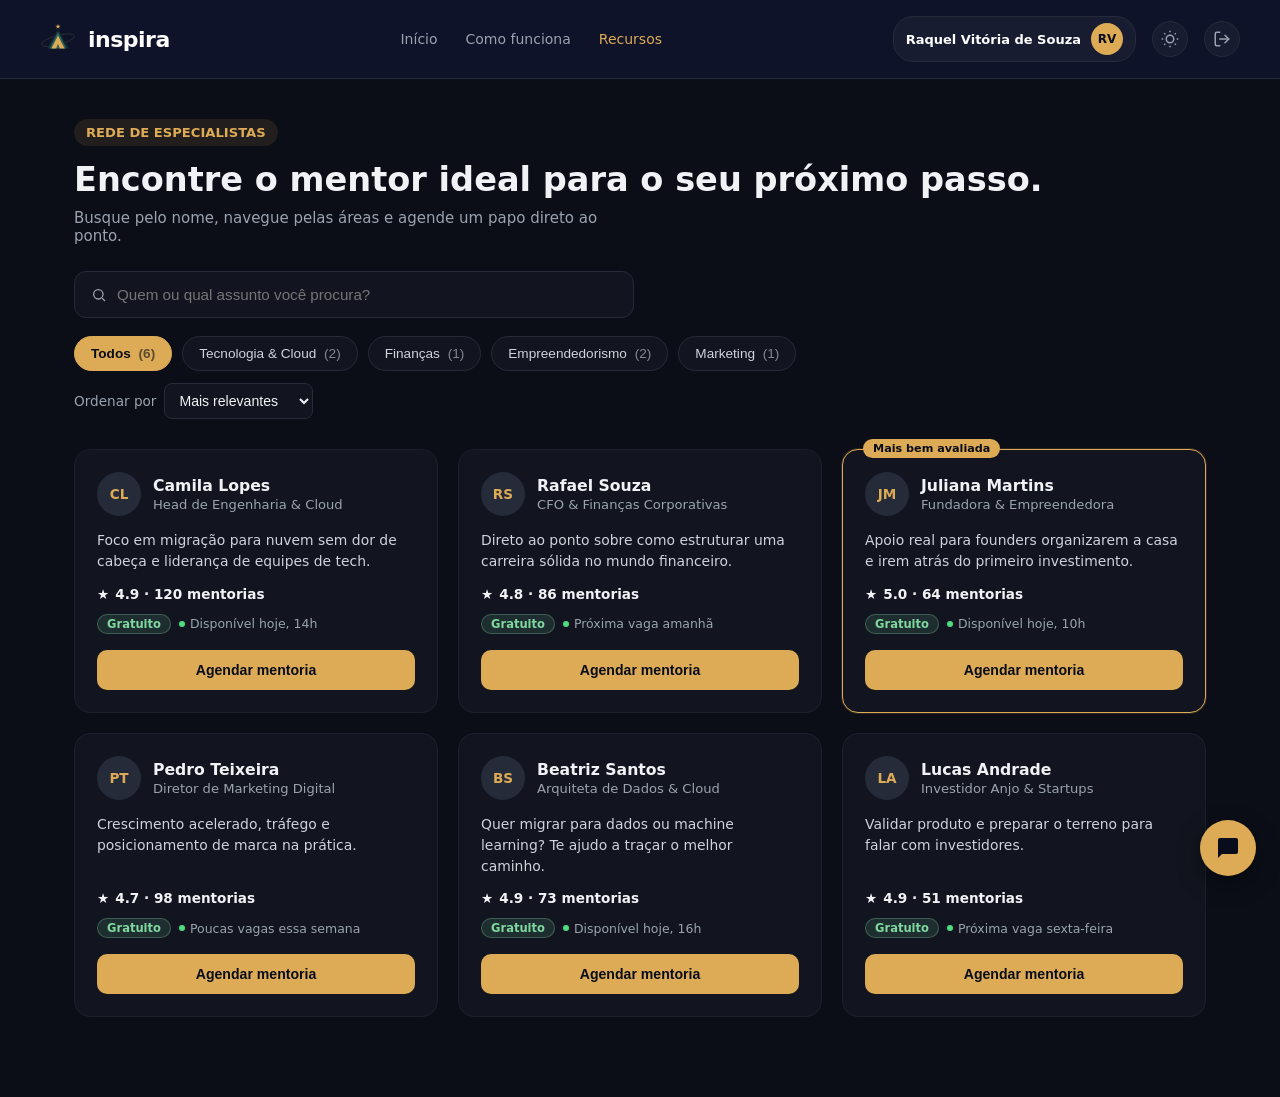
<file: mentores.html>
<!DOCTYPE html>
<html lang="pt-BR">
<head>
<meta charset="UTF-8">
<meta name="viewport" content="width=device-width, initial-scale=1.0">
<title>Encontre um mentor - Inspira</title>
<link rel="stylesheet" href="css/como-funciona.css">
<style>
  * { box-sizing: border-box; margin: 0; padding: 0; }
  html, body {
    background: #0b0e17;
    color: #f0f2f5;
    font-family: 'Segoe UI', system-ui, -apple-system, sans-serif;
    min-height: 100vh;
    overflow-x: hidden;
    width: 100%;
  }

  .page-container {
    max-width: 1180px;
    margin: 0 auto;
    padding: 0 24px;
  }

  /* Header com Logo Inspira Alinhado */
  .dash-header {
    display: flex;
    justify-content: space-between;
    align-items: center;
    padding: 16px 32px;
    background-color: #0e1329;
    border-bottom: 1px solid #262b3a;
    position: sticky;
    top: 0;
    z-index: 100;
  }
  .dash-header-inner {
    max-width: 1200px;
    width: 100%;
    margin: 0 auto;
    display: flex;
    justify-content: space-between;
    align-items: center;
  }
  .dash-logo-area { display: flex; align-items: center; gap: 12px; cursor: pointer; }
  .header-brand-icon { width: 36px; height: 36px; display: flex; align-items: center; }
  .dash-logo-text { font-size: 22px; font-weight: bold; letter-spacing: -0.5px; color: #fff; text-transform: lowercase; }

  .dash-nav { display: flex; gap: 28px; }
  .dash-nav a { text-decoration: none; color: #9aa3af; font-size: 14px; font-weight: 500; transition: color .2s; }
  .dash-nav a:hover, .dash-nav a.active { color: #DDAA55; }

  .dash-header-right { display: flex; align-items: center; gap: 16px; }
  .dash-user-profile {
    display: flex; align-items: center; gap: 10px; cursor: pointer;
    background: rgba(255,255,255,.04); padding: 6px 12px; border-radius: 20px;
    border: 1px solid #262b3a; transition: background .2s;
  }
  .dash-user-profile:hover { background: rgba(221, 170, 85, 0.12); }
  .user-name { font-size: 13px; font-weight: 600; color: #fff; }
  .user-avatar {
    width: 32px; height: 32px; background: #DDAA55; color: #090c1b;
    border-radius: 50%; display: flex; align-items: center; justify-content: center;
    font-size: 12px; font-weight: bold;
  }
  .theme-toggle-dash {
    background: rgba(255,255,255,.04); border: 1px solid #262b3a; color: #9aa3af;
    width: 36px; height: 36px; border-radius: 50%;
    display: flex; align-items: center; justify-content: center; cursor: pointer; transition: .2s;
  }
  .theme-toggle-dash:hover { color: #DDAA55; background: rgba(255,255,255,.06); }

  main { padding-top: 40px; padding-bottom: 80px; }

  .badge {
    display: inline-flex; align-items: center; gap: 6px;
    color: #DDAA55; font-size: .82rem; font-weight: 600;
    margin-bottom: 14px;
    background: rgba(221, 170, 85, 0.1); padding: 6px 12px; border-radius: 20px;
  }
  h1 { font-size: 2.1rem; margin-bottom: 10px; font-weight: 800; }
  .subtitle { color: #9aa3af; margin-bottom: 26px; max-width: 560px; font-size: 15px; }

  .search-wrap {
    display: flex; align-items: center; gap: 10px;
    background: #12151f; border: 1px solid #262b3a;
    border-radius: 12px; padding: 14px 16px;
    max-width: 560px; margin-bottom: 18px;
  }
  .search-wrap svg { color: #9aa3af; flex-shrink: 0; }
  .search-wrap input {
    background: transparent; border: none; outline: none;
    color: #f0f2f5; font-size: .95rem; width: 100%;
  }

  .filters { display: flex; gap: 10px; flex-wrap: wrap; margin-bottom: 12px; }
  .filter-pill {
    background: #12151f; border: 1px solid #262b3a; color: #cfd3dc;
    border-radius: 30px; padding: 9px 16px; font-size: .85rem;
    cursor: pointer; transition: .15s;
  }
  .filter-pill .count { opacity: .6; margin-left: 4px; }
  .filter-pill.active { background: #DDAA55; color: #090c1b; border-color: #DDAA55; font-weight: 700; }
  .filter-pill:hover:not(.active) { border-color: #3a4155; }

  .sort-wrap { display: flex; align-items: center; gap: 8px; margin-bottom: 30px; flex-wrap: wrap; }
  .sort-wrap label { font-size: .85rem; color: #9aa3af; }
  .sort-select {
    background: #12151f; border: 1px solid #262b3a; color: #f0f2f5;
    border-radius: 8px; padding: 8px 10px; font-size: .88rem; cursor: pointer;
  }

  .grid {
    display: grid; grid-template-columns: repeat(3, 1fr); gap: 20px;
  }
  @media (max-width: 900px) { .grid { grid-template-columns: repeat(2, 1fr); } }
  @media (max-width: 600px) { .grid { grid-template-columns: 1fr; } }

  .card {
    background: #12151f; border: 1px solid #1c202c; border-radius: 16px;
    padding: 22px; position: relative; display: flex; flex-direction: column;
    transition: .15s;
  }
  .card:hover { border-color: #DDAA55; transform: translateY(-2px); }
  .card.featured { border-color: #DDAA55; box-shadow: 0 0 0 1px rgba(221,170,85,.15); }
  .featured-tag {
    position: absolute; top: -11px; left: 20px;
    background: #DDAA55; color: #090c1b; font-size: .7rem; font-weight: 700;
    padding: 3px 10px; border-radius: 20px;
  }

  .card-header { display: flex; align-items: center; gap: 12px; margin-bottom: 14px; }
  .avatar {
    width: 44px; height: 44px; border-radius: 50%;
    background: #262b3a; display: flex; align-items: center; justify-content: center;
    font-weight: 700; font-size: .85rem; flex-shrink: 0; color: #DDAA55;
  }
  .card-name { font-weight: 700; font-size: .98rem; }
  .card-role { color: #9aa3af; font-size: .82rem; margin-top: 2px; }
  .card-desc { color: #cfd3dc; font-size: .87rem; line-height: 1.5; margin-bottom: 14px; flex-grow: 1; }

  .card-rating { display: flex; align-items: center; gap: 6px; color: #f0f2f5; font-weight: 600; font-size: .85rem; margin-bottom: 12px; }
  .card-rating svg { color: #DDAA55; }

  .tags-row { display: flex; align-items: center; gap: 8px; flex-wrap: wrap; margin-bottom: 16px; }
  .free-tag {
    font-size: .72rem; font-weight: 600; color: #7fd8a0;
    background: rgba(127,216,160,.12); border: 1px solid rgba(127,216,160,.3);
    padding: 2px 9px; border-radius: 20px;
  }
  .availability { display: flex; align-items: center; gap: 5px; font-size: .78rem; color: #9aa3af; }
  .availability .dot { width: 6px; height: 6px; border-radius: 50%; background: #4ADE80; display: inline-block; }

  .card-btn {
    background: #DDAA55; color: #090c1b; border: none; border-radius: 10px;
    padding: 12px; font-weight: 700; font-size: .88rem; cursor: pointer; transition: .15s;
  }
  .card-btn:hover { background: #e8bc72; }

  .no-results { text-align: center; color: #9aa3af; padding: 60px 0; display: none; }

  /* Chat Flutuante */
  .iw-fab {
    position: fixed; bottom: 24px; right: 24px; width: 56px; height: 56px;
    border-radius: 50%; background: #DDAA55; color: #090c1b; border: none;
    display: flex; align-items: center; justify-content: center; cursor: pointer;
    box-shadow: 0 8px 24px rgba(0,0,0,0.4); z-index: 9999; transition: transform 0.2s;
  }
  .iw-fab:hover { transform: scale(1.06); }

  .iw-panel {
    position: fixed; bottom: 86px; right: 24px; width: 350px; max-width: calc(100vw - 32px);
    height: 490px; max-height: calc(100vh - 110px); background: #0b0f1d;
    border: 1px solid rgba(255,255,255,0.1); border-radius: 18px;
    box-shadow: 0 16px 40px rgba(0,0,0,0.6); display: none; flex-direction: column;
    overflow: hidden; z-index: 10000;
  }
  .iw-panel.open { display: flex !important; }

  .iw-header {
    display: flex; align-items: center; justify-content: space-between;
    padding: 16px 20px; background: transparent; border-bottom: 1px solid rgba(255,255,255,0.05);
    flex-shrink: 0;
  }
  .iw-title { font-size: 15px; font-weight: 700; color: #ffffff; }
  .iw-status { font-size: 12px; color: #9ca3af; display: flex; align-items: center; gap: 6px; margin-top: 2px; }
  .iw-status-dot { width: 7px; height: 7px; background: #10b981; border-radius: 50%; display: inline-block; }
  .iw-close-btn { background: transparent; border: none; color: #6b7280; font-size: 20px; cursor: pointer; }

  /* iw-chat-view precisa ser flex-column ocupando o painel inteiro:
     assim só as mensagens (iw-body) rolam, e câmera + botão de encerrar +
     campo de digitar ficam sempre fixos e visíveis embaixo. */
  .iw-chat-view { display: flex; flex-direction: column; flex: 1; min-height: 0; overflow: hidden; }
  .iw-body { flex: 1; min-height: 0; overflow-y: auto; padding: 20px; display: flex; flex-direction: column; gap: 12px; }
  .chat-bubble { max-width: 90%; padding: 12px 16px; border-radius: 14px; font-size: 13px; line-height: 1.5; white-space: pre-wrap !important; }
  .chat-bubble.bot { background: rgba(255,255,255,0.06); color: #f3f4f6; border: 1px solid rgba(255,255,255,0.08); align-self: flex-start; }
  .chat-bubble.user { background: #DDAA55; color: #090c1b; font-weight: 600; align-self: flex-end; }

  #chatVideoArea { flex-shrink: 0; }
  .iw-input-row { flex-shrink: 0; }

  .iw-send-btn {
    background: #DDAA55;
    border: none;
    width: 32px;
    height: 32px;
    min-width: 32px;
    border-radius: 50%;
    display: flex;
    align-items: center;
    justify-content: center;
    cursor: pointer;
    flex-shrink: 0;
    transition: background .15s;
  }
  .iw-send-btn:hover { background: #e8bc72; }
  .iw-send-btn svg { position: relative; left: 1px; }

  /* ---------------- MODAL DE AGENDAMENTO ---------------- */
  .modal-overlay {
    display: none;
    position: fixed;
    inset: 0;
    background: rgba(4, 6, 12, 0.72);
    backdrop-filter: blur(2px);
    align-items: center;
    justify-content: center;
    z-index: 20000;
    padding: 20px;
  }
  .modal-overlay.open { display: flex; }

  .modal-box {
    background: #12151f;
    border: 1px solid #262b3a;
    border-radius: 18px;
    padding: 28px;
    width: 100%;
    max-width: 420px;
    max-height: calc(100vh - 60px);
    overflow-y: auto;
    text-align: center;
    box-shadow: 0 20px 60px rgba(0,0,0,.5);
  }

  #modalScheduleView .avatar {
    width: 56px; height: 56px; font-size: 1.1rem;
    margin: 0 auto 14px auto;
  }
  #modalName { font-size: 1.15rem; font-weight: 800; margin-bottom: 4px; }
  #modalRole { color: #9aa3af; font-size: .85rem; margin-bottom: 20px; }

  .modal-label {
    text-align: left; font-size: .78rem; font-weight: 700;
    color: #9aa3af; text-transform: uppercase; letter-spacing: .04em;
    margin: 18px 0 10px 0;
  }

  .modal-days, .modal-slots {
    display: flex; flex-wrap: wrap; gap: 8px; justify-content: flex-start;
    min-height: 20px;
  }

  .modal-day-pill, .modal-slot-pill {
    background: #0b0e17; border: 1px solid #262b3a; color: #cfd3dc;
    border-radius: 10px; padding: 9px 12px; font-size: .82rem;
    cursor: pointer; transition: .15s;
  }
  .modal-day-pill:hover, .modal-slot-pill:hover { border-color: #DDAA55; }
  .modal-day-pill.active, .modal-slot-pill.active {
    background: #DDAA55; color: #090c1b; border-color: #DDAA55; font-weight: 700;
  }

  .slots-empty-hint { color: #6b7280; font-size: .82rem; text-align: left; }

  .modal-confirm-btn {
    width: 100%; background: #DDAA55; color: #090c1b; border: none;
    border-radius: 10px; padding: 13px; font-weight: 700; font-size: .9rem;
    cursor: pointer; margin-top: 22px; transition: .15s;
  }
  .modal-confirm-btn:hover:not(:disabled) { background: #e8bc72; }
  .modal-confirm-btn:disabled { opacity: .4; cursor: not-allowed; }

  .modal-close-txt {
    display: block; margin: 14px auto 0 auto; background: transparent;
    border: none; color: #9aa3af; font-size: .85rem; cursor: pointer;
  }
  .modal-close-txt:hover { color: #f0f2f5; }

  .modal-success { display: none; text-align: center; }
  .modal-success .check-circle {
    width: 56px; height: 56px; border-radius: 50%; background: rgba(127,216,160,.15);
    color: #7fd8a0; border: 1px solid rgba(127,216,160,.4);
    display: flex; align-items: center; justify-content: center;
    font-size: 1.6rem; margin: 0 auto 16px auto;
  }
  .modal-success h3 { font-size: 1.1rem; margin-bottom: 10px; }
  .modal-success p { color: #9aa3af; font-size: .85rem; margin-bottom: 4px; }
  .modal-success #successDetail { color: #f0f2f5; font-weight: 600; margin-bottom: 10px; }

  /* ---------------- MODAL DE PERFIL ---------------- */
  .profile-modal-box { position: relative; max-width: 380px; }
  .modal-close {
    position: absolute; top: 16px; right: 16px; background: transparent;
    border: none; color: #9aa3af; cursor: pointer;
  }
  .modal-close:hover { color: #f0f2f5; }
  .profile-modal-title { font-size: 1.1rem; margin-bottom: 18px; }
  .profile-avatar-wrap { display: flex; justify-content: center; margin-bottom: 12px; }
  .profile-avatar {
    width: 64px; height: 64px; border-radius: 50%; background: #DDAA55;
    color: #090c1b; display: flex; align-items: center; justify-content: center;
    font-weight: 800; font-size: 1.2rem;
  }
  .profile-name { font-weight: 700; font-size: 1.05rem; margin-bottom: 2px; }
  .profile-role { color: #9aa3af; font-size: .82rem; margin-bottom: 18px; }
  .profile-info-box {
    background: #0b0e17; border: 1px solid #262b3a; border-radius: 12px;
    padding: 16px; text-align: left; margin-bottom: 18px;
  }
  .profile-field-label {
    font-size: .72rem; color: #6b7280; text-transform: uppercase;
    letter-spacing: .04em; margin-top: 10px;
  }
  .profile-field-label:first-child { margin-top: 0; }
  .profile-field-value { font-size: .9rem; color: #f0f2f5; margin-bottom: 4px; }
  .profile-status-label { font-size: .72rem; color: #6b7280; text-transform: uppercase; margin-top: 10px; }
  .profile-status { display: flex; align-items: center; gap: 6px; font-size: .85rem; color: #7fd8a0; font-weight: 600; }
  .profile-status .status-dot { width: 7px; height: 7px; border-radius: 50%; background: #7fd8a0; display: inline-block; }
  .profile-actions { display: flex; gap: 10px; }
  .profile-btn-primary, .profile-btn-secondary {
    flex: 1; border-radius: 10px; padding: 11px; font-weight: 700; font-size: .85rem; cursor: pointer; border: none;
  }
  .profile-btn-primary { background: #DDAA55; color: #090c1b; }
  .profile-btn-primary:hover { background: #e8bc72; }
  .profile-btn-secondary { background: transparent; border: 1px solid #262b3a; color: #cfd3dc; }
  .profile-btn-secondary:hover { border-color: #3a4155; color: #fff; }
  .profile-label-center { font-size: .72rem; color: #6b7280; text-transform: uppercase; margin-bottom: 6px; }
  .profile-input {
    width: 100%; background: #0b0e17; border: 1px solid #262b3a; color: #f0f2f5;
    border-radius: 8px; padding: 9px 10px; font-size: .88rem; margin-bottom: 4px;
  }
  .profile-input:focus { outline: none; border-color: #DDAA55; }
  .profile-input-name { text-align: center; font-weight: 700; margin-bottom: 8px; }
</style>
</head>
<body class="dashboard-body dark-mode">

  <header class="dash-header">
    <div class="dash-header-inner">
      <div class="dash-logo-area">
        <div class="header-brand-icon">
          <svg viewBox="0 0 300 300" width="36" height="36">
            <ellipse cx="150" cy="160" rx="140" ry="40" fill="none" stroke="rgba(221, 170, 85, 0.4)" stroke-width="3" transform="rotate(-15 150 160)" />
            <polygon points="60,230 240,230 150,70" fill="#152E2E" />
            <polygon points="80,230 220,230 150,90" fill="#2B625C" />
            <path d="M 150 120 L 205 230 L 165 230 L 150 190 L 135 230 L 95 230 Z" fill="#DDAA55" />
            <polygon points="150,25 155,40 172,40 158,50 163,65 150,55 137,65 142,50 128,40 145,40" fill="#DDAA55" />
          </svg>
        </div>
        <span class="dash-logo-text">inspira</span>
      </div>

      <nav class="dash-nav">
        <a href="dashboard.html">Início</a>
        <a href="como-funciona.html">Como funciona</a>
        <a href="encontre-um-mentor.html" class="active">Recursos</a>
      </nav>

      <div class="dash-header-right">
        <div class="dash-user-profile" onclick="openUserProfileModal()" title="Ver Perfil">
          <span class="user-name">Raquel Vitória de Souza</span>
          <div class="user-avatar" id="headerUserAvatar">RV</div>
        </div>

        <button class="theme-toggle-dash" id="themeToggleBtn" title="Alternar Modo Escuro">
          <svg width="18" height="18" viewBox="0 0 24 24" fill="none" stroke="currentColor" stroke-width="2"><circle cx="12" cy="12" r="5"/><line x1="12" y1="1" x2="12" y2="3"/><line x1="12" y1="21" x2="12" y2="23"/><line x1="4.22" y1="4.22" x2="5.64" y2="5.64"/><line x1="18.36" y1="18.36" x2="19.78" y2="19.78"/><line x1="1" y1="12" x2="3" y2="12"/><line x1="21" y1="12" x2="23" y2="12"/><line x1="4.22" y1="19.78" x2="5.64" y2="18.36"/><line x1="18.36" y1="5.64" x2="19.78" y2="4.22"/></svg>
        </button>

        <button class="theme-toggle-dash" title="Sair da Conta">
          <svg width="18" height="18" viewBox="0 0 24 24" fill="none" stroke="currentColor" stroke-width="2" stroke-linecap="round" stroke-linejoin="round"><path d="M9 21H5a2 2 0 0 1-2-2V5a2 2 0 0 1 2-2h4"/><polyline points="16 17 21 12 16 7"/><line x1="21" y1="12" x2="9" y2="12"/></svg>
        </button>
      </div>
    </div>
  </header>

  <main>
   <div class="page-container">
    <span class="badge">REDE DE ESPECIALISTAS</span>
    <h1>Encontre o mentor ideal para o seu próximo passo.</h1>
    <p class="subtitle">Busque pelo nome, navegue pelas áreas e agende um papo direto ao ponto.</p>

    <div class="search-wrap">
      <svg width="16" height="16" viewBox="0 0 24 24" fill="none" stroke="currentColor" stroke-width="2"><circle cx="11" cy="11" r="7"/><path d="M21 21l-4.3-4.3"/></svg>
      <input type="text" id="searchInput" placeholder="Quem ou qual assunto você procura?">
    </div>

    <div class="filters" id="filters">
      <button class="filter-pill active" data-filter="todos">Todos <span class="count">(6)</span></button>
      <button class="filter-pill" data-filter="tecnologia">Tecnologia & Cloud <span class="count">(2)</span></button>
      <button class="filter-pill" data-filter="financas">Finanças <span class="count">(1)</span></button>
      <button class="filter-pill" data-filter="empreendedorismo">Empreendedorismo <span class="count">(2)</span></button>
      <button class="filter-pill" data-filter="marketing">Marketing <span class="count">(1)</span></button>
    </div>

    <div class="sort-wrap">
      <label for="sortSelect">Ordenar por</label>
      <select class="sort-select" id="sortSelect">
        <option value="relevantes">Mais relevantes</option>
        <option value="avaliacao">Melhor avaliados</option>
        <option value="mentorias">Mais concorridos</option>
        <option value="nome">Alfabético (A-Z)</option>
      </select>
    </div>

    <div class="grid" id="mentorGrid">
      <div class="card" data-category="tecnologia" data-rating="4.9" data-mentorias="120" data-name="Camila Lopes" data-role="Head de engenharia, cloud" data-initials="CL">
        <div class="card-header"><div class="avatar">CL</div><div><p class="card-name">Camila Lopes</p><p class="card-role">Head de Engenharia & Cloud</p></div></div>
        <p class="card-desc">Foco em migração para nuvem sem dor de cabeça e liderança de equipes de tech.</p>
        <div class="card-rating">★ <span>4.9 · 120 mentorias</span></div>
        <div class="tags-row"><span class="free-tag">Gratuito</span><span class="availability"><span class="dot"></span>Disponível hoje, 14h</span></div>
        <button class="card-btn">Agendar mentoria</button>
      </div>

      <div class="card" data-category="financas" data-rating="4.8" data-mentorias="86" data-name="Rafael Souza" data-role="CFO, finanças corporativas" data-initials="RS">
        <div class="card-header"><div class="avatar">RS</div><div><p class="card-name">Rafael Souza</p><p class="card-role">CFO & Finanças Corporativas</p></div></div>
        <p class="card-desc">Direto ao ponto sobre como estruturar uma carreira sólida no mundo financeiro.</p>
        <div class="card-rating">★ <span>4.8 · 86 mentorias</span></div>
        <div class="tags-row"><span class="free-tag">Gratuito</span><span class="availability"><span class="dot"></span>Próxima vaga amanhã</span></div>
        <button class="card-btn">Agendar mentoria</button>
      </div>

      <div class="card featured" data-category="empreendedorismo" data-rating="5.0" data-mentorias="64" data-name="Juliana Martins" data-role="Fundadora, empreendedorismo" data-initials="JM">
        <span class="featured-tag">Mais bem avaliada</span>
        <div class="card-header"><div class="avatar">JM</div><div><p class="card-name">Juliana Martins</p><p class="card-role">Fundadora & Empreendedora</p></div></div>
        <p class="card-desc">Apoio real para founders organizarem a casa e irem atrás do primeiro investimento.</p>
        <div class="card-rating">★ <span>5.0 · 64 mentorias</span></div>
        <div class="tags-row"><span class="free-tag">Gratuito</span><span class="availability"><span class="dot"></span>Disponível hoje, 10h</span></div>
        <button class="card-btn">Agendar mentoria</button>
      </div>

      <div class="card" data-category="marketing" data-rating="4.7" data-mentorias="98" data-name="Pedro Teixeira" data-role="Diretor de marketing digital" data-initials="PT">
        <div class="card-header"><div class="avatar">PT</div><div><p class="card-name">Pedro Teixeira</p><p class="card-role">Diretor de Marketing Digital</p></div></div>
        <p class="card-desc">Crescimento acelerado, tráfego e posicionamento de marca na prática.</p>
        <div class="card-rating">★ <span>4.7 · 98 mentorias</span></div>
        <div class="tags-row"><span class="free-tag">Gratuito</span><span class="availability"><span class="dot"></span>Poucas vagas essa semana</span></div>
        <button class="card-btn">Agendar mentoria</button>
      </div>

      <div class="card" data-category="tecnologia" data-rating="4.9" data-mentorias="73" data-name="Beatriz Santos" data-role="Arquiteta de dados, cloud" data-initials="BS">
        <div class="card-header"><div class="avatar">BS</div><div><p class="card-name">Beatriz Santos</p><p class="card-role">Arquiteta de Dados & Cloud</p></div></div>
        <p class="card-desc">Quer migrar para dados ou machine learning? Te ajudo a traçar o melhor caminho.</p>
        <div class="card-rating">★ <span>4.9 · 73 mentorias</span></div>
        <div class="tags-row"><span class="free-tag">Gratuito</span><span class="availability"><span class="dot"></span>Disponível hoje, 16h</span></div>
        <button class="card-btn">Agendar mentoria</button>
      </div>

      <div class="card" data-category="empreendedorismo" data-rating="4.9" data-mentorias="51" data-name="Lucas Andrade" data-role="Investidor anjo, startups" data-initials="LA">
        <div class="card-header"><div class="avatar">LA</div><div><p class="card-name">Lucas Andrade</p><p class="card-role">Investidor Anjo & Startups</p></div></div>
        <p class="card-desc">Validar produto e preparar o terreno para falar com investidores.</p>
        <div class="card-rating">★ <span>4.9 · 51 mentorias</span></div>
        <div class="tags-row"><span class="free-tag">Gratuito</span><span class="availability"><span class="dot"></span>Próxima vaga sexta-feira</span></div>
        <button class="card-btn">Agendar mentoria</button>
      </div>
    </div>

    <p class="no-results" id="noResults">Ops, não achei nenhum mentor com esse nome ou tema por aqui.</p>
   </div>
  </main>

  <!-- MODAL DE AGENDAMENTO -->
  <div class="modal-overlay" id="scheduleModal">
    <div class="modal-box">
      <div id="modalScheduleView">
        <div class="avatar" id="modalAvatar" style="background:#DDAA55;color:#090c1b;">CL</div>
        <h3 id="modalName">Camila Lopes</h3>
        <p id="modalRole">Head de Engenharia & Cloud</p>

        <p class="modal-label">Selecione o dia</p>
        <div class="modal-days" id="modalDays"></div>

        <p class="modal-label">Horários livres</p>
        <div class="modal-slots" id="modalSlots">
          <span class="slots-empty-hint">Escolha um dia para ver os horários disponíveis.</span>
        </div>

        <button class="modal-confirm-btn" id="modalConfirmBtn" disabled>Confirmar agendamento</button>
        <button class="modal-close-txt" id="modalCancelBtn">Cancelar</button>
      </div>

      <div class="modal-success" id="modalSuccessView">
        <div class="check-circle">✓</div>
        <h3>Tudo certo por aqui!</h3>
        <p id="successDetail">Com Camila Lopes — Seg, 15 Set às 14:00</p>
        <p>Enviamos os detalhes e o link para o seu e-mail.</p>
        <button class="modal-confirm-btn" id="modalDoneBtn" style="margin-top:20px;">Fechar</button>
      </div>
    </div>
  </div>

  <!-- PERFIL DO USUÁRIO -->
  <div class="modal-overlay" id="userProfileModal">
    <div class="modal-box profile-modal-box">
      <button class="modal-close" id="profileModalClose" aria-label="Fechar">
        <svg viewBox="0 0 24 24" width="18" height="18" fill="none" stroke="currentColor" stroke-width="2" stroke-linecap="round"><path d="M6 6l12 12M18 6L6 18"/></svg>
      </button>

      <h2 class="profile-modal-title">Seu Perfil</h2>

      <div id="profileViewMode">
        <div class="profile-avatar-wrap">
          <div class="profile-avatar" id="profileAvatarView">RV</div>
        </div>
        <p class="profile-name" id="profileNameView">Raquel Vitória de Souza</p>
        <p class="profile-role">Estudante & Mentorada</p>

        <div class="profile-info-box">
          <p class="profile-field-label">E-MAIL:</p>
          <p class="profile-field-value" id="profileEmailView">raquel.vitoria@exemplo.com</p>

          <p class="profile-field-label">CURSO</p>
          <p class="profile-field-value" id="profileCourseView">Análise e Desenvolvimento de Sistemas</p>

          <p class="profile-status-label">STATUS DA CONTA:</p>
          <p class="profile-status"><span class="status-dot"></span>Ativa</p>
        </div>

        <div class="profile-actions">
          <button class="profile-btn-primary" id="editProfileBtn">Editar Perfil</button>
          <button class="profile-btn-secondary" id="logoutBtn">Sair</button>
        </div>
      </div>

      <div id="profileEditMode" style="display: none;">
        <div class="profile-avatar-wrap">
          <div class="profile-avatar" id="profileAvatarEdit">RV</div>
        </div>

        <p class="profile-label-center">NOME COMPLETO</p>
        <input type="text" class="profile-input profile-input-name" id="profileNameInput" value="Raquel Vitória de Souza">
        <p class="profile-role">Estudante & Mentorada</p>

        <div class="profile-info-box">
          <p class="profile-field-label">E-MAIL</p>
          <input type="email" class="profile-input" id="profileEmailInput" value="raquel.vitoria@exemplo.com">

          <p class="profile-field-label">CURSO</p>
          <input type="text" class="profile-input" id="profileCourseInput" value="Análise e Desenvolvimento de Sistemas">

          <p class="profile-status-label">STATUS DA CONTA:</p>
          <p class="profile-status"><span class="status-dot"></span>Ativa</p>
        </div>

        <div class="profile-actions">
          <button class="profile-btn-primary" id="saveProfileBtn">Salvar Alterações</button>
          <button class="profile-btn-secondary" id="cancelProfileBtn">Cancelar</button>
        </div>
      </div>
    </div>
  </div>

  <!-- WIDGET DE CHAT FLUTUANTE DE CANTO DE TELA COM CÂMERA -->
  <button id="chatWidgetToggle" class="iw-fab" onclick="toggleChatWidget()" title="Falar com o Assistente Inspira" aria-label="Abrir chat">
    <svg width="24" height="24" viewBox="0 0 24 24" fill="#090c1b">
      <path d="M20 2H4c-1.1 0-2 .9-2 2v18l4-4h14c1.1 0 2-.9 2-2V4c0-1.1-.9-2-2-2z"/>
    </svg>
  </button>

  <div id="iwPanel" class="iw-panel" style="display: none;">
    <div class="iw-header">
      <div>
        <p class="iw-title">Inspira AI</p>
        <p class="iw-status"><span class="iw-status-dot"></span>Online agora</p>
      </div>
      <button class="iw-close-btn" onclick="toggleChatWidget()" aria-label="Fechar chat">&times;</button>
    </div>

    <div class="iw-chat-view" id="iwChatView">
      <div class="iw-body" id="iwBody">
        <div class="chat-bubble bot">Oi, Raquel! Quer uma mãozinha para achar o mentor ideal ou marcar um papo rápido? Me diz qual área você procura (tecnologia, finanças, empreendedorismo ou marketing).</div>
      </div>

      <!-- ÁREA DA CÂMERA DE VÍDEO DA WEBCAM -->
      <div id="chatVideoArea" class="chat-video-area" style="display: none; padding: 12px 16px; border-top: 1px solid rgba(255,255,255,0.1); background: rgba(0,0,0,0.4);">
        <video id="chatVideoPreview" autoplay muted playsinline style="width: 100%; border-radius: 10px; background: #000; max-height: 160px; object-fit: cover;"></video>
        <button id="chatVideoEnd" onclick="endVideoCall()" style="margin-top: 8px; width: 100%; background: #ef4444; color: #fff; border: none; padding: 8px; border-radius: 8px; font-size: 12px; font-weight: 600; cursor: pointer;">Encerrar chamada</button>
      </div>

      <!-- BARRA DE INPUT COM CÂMERA DOURADA -->
      <div class="iw-input-row" style="margin: 12px; background: rgba(255, 255, 255, 0.05); border: 1px solid #262b3a; border-radius: 28px; padding: 6px 6px 6px 14px; display: flex; align-items: center; gap: 10px;">
        <button id="chatVideoBtn" onclick="toggleVideoCall()" title="Iniciar Chamada de Vídeo" style="background: transparent; border: none; color: #DDAA55; cursor: pointer; display: flex; align-items: center; justify-content: center; padding: 0; flex-shrink: 0;">
          <svg width="20" height="20" viewBox="0 0 24 24" fill="none" stroke="#DDAA55" stroke-width="2">
            <path d="M23 7l-7 5 7 5V7z"></path>
            <rect x="1" y="5" width="15" height="14" rx="2" ry="2"></rect>
          </svg>
        </button>
        <input type="text" id="iwInput" placeholder="Digite sua mensagem..." onkeydown="iwHandleInputKey(event)" style="flex: 1; background: transparent; border: none; outline: none; color: #fff; font-size: 13px;">
        <button class="iw-send-btn" onclick="iwSendFromInput()" aria-label="Enviar mensagem">
          <svg width="16" height="16" viewBox="0 0 24 24" fill="#090c1b">
            <path d="M2.01 21L23 12 2.01 3 2 10l15 2-15 2z"></path>
          </svg>
        </button>
      </div>
    </div>
  </div>

  <script src="js/mentores.js"></script>
</body>
</html>
</file>
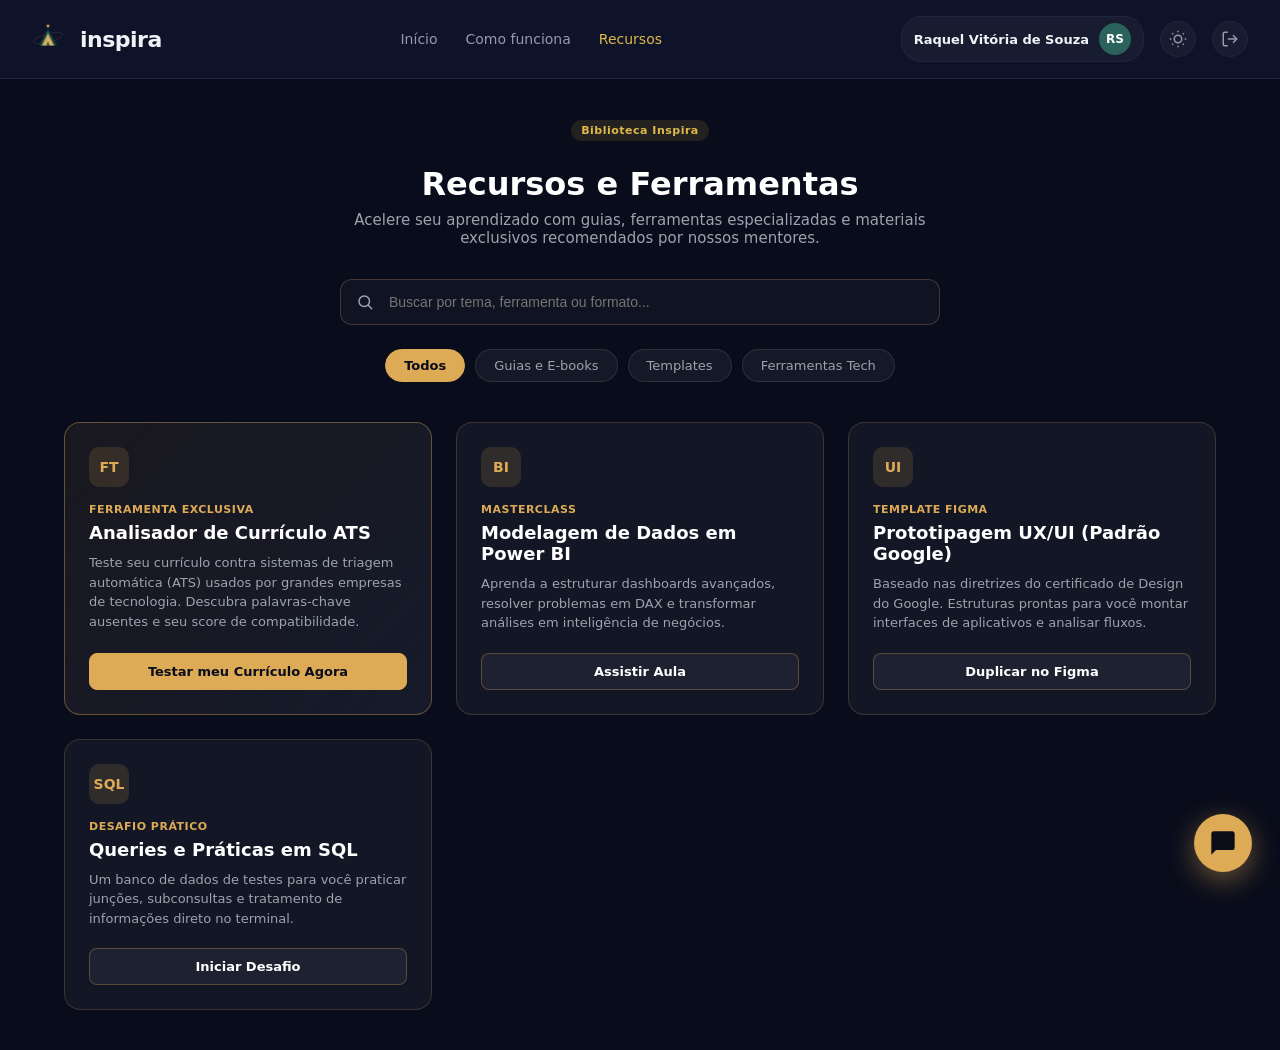
<file: recursos.html>
<!DOCTYPE html>
<html lang="pt-BR">
<head>
  <meta charset="UTF-8">
  <meta name="viewport" content="width=device-width, initial-scale=1.0">
  <title>Recursos - Inspira</title>
  
  <link rel="stylesheet" href="css/style.css">
  <link rel="stylesheet" href="css/dashboard.css">
  <link rel="stylesheet" href="css/recursos.css">
  <link rel="stylesheet" href="css/chat-widget.css">

  <!-- ESTILOS ADICIONAIS DO MODAL ATS -->
  <style>
    .ats-modal-box {
      background: #0e1329 !important;
      border: 1px solid #262b3a !important;
      border-radius: 20px !important;
      padding: 36px 32px 32px 32px !important;
      width: 580px !important;
      max-width: 95vw !important;
      box-shadow: 0 20px 50px rgba(0, 0, 0, 0.8) !important;
      color: #f0f2f5 !important;
      position: relative !important;
      text-align: left !important;
    }

    /* Botão de Fechar Ajustado e Centralizado */
    .ats-modal-box .modal-close {
      position: absolute !important;
      top: 18px !important;
      right: 18px !important;
      background: rgba(221, 170, 85, 0.15) !important;
      border: 1px solid rgba(221, 170, 85, 0.4) !important;
      color: #DDAA55 !important;
      width: 34px !important;
      height: 34px !important;
      border-radius: 50% !important;
      display: flex !important;
      align-items: center !important;
      justify-content: center !important;
      cursor: pointer !important;
      font-size: 1.1rem !important;
      line-height: 1 !important;
      transition: all 0.2s ease !important;
      z-index: 10;
    }

    .ats-modal-box .modal-close:hover {
      background: #DDAA55 !important;
      color: #0b0e17 !important;
    }

    .ats-header {
      text-align: center !important;
      margin-bottom: 24px !important;
    }

    .ats-badge {
      background: rgba(221, 170, 85, 0.15) !important;
      color: #DDAA55 !important;
      font-size: 0.75rem !important;
      font-weight: 700 !important;
      padding: 4px 12px !important;
      border-radius: 12px !important;
      letter-spacing: 1px !important;
      display: inline-block !important;
      margin-bottom: 8px !important;
    }

    .ats-modal-title {
      font-size: 1.5rem !important;
      font-weight: 800 !important;
      color: #ffffff !important;
      margin-bottom: 6px !important;
    }

    .ats-modal-subtitle {
      font-size: 0.85rem !important;
      color: #94a3b8 !important;
    }

    .ats-field-group {
      margin-bottom: 18px !important;
    }

    .ats-label {
      display: block !important;
      font-size: 0.75rem !important;
      font-weight: 700 !important;
      color: #DDAA55 !important;
      margin-bottom: 6px !important;
      letter-spacing: 0.5px !important;
    }

    .ats-input, .ats-textarea {
      width: 100% !important;
      padding: 12px 14px !important;
      background: #1c2333 !important;
      border: 1px solid #262b3a !important;
      border-radius: 10px !important;
      color: #ffffff !important;
      font-size: 0.9rem !important;
      outline: none !important;
      font-family: inherit !important;
    }

    .ats-input:focus, .ats-textarea:focus {
      border-color: #DDAA55 !important;
    }

    .ats-file-dropzone {
      border: 2px dashed rgba(221, 170, 85, 0.4) !important;
      background: rgba(221, 170, 85, 0.04) !important;
      border-radius: 12px !important;
      padding: 20px !important;
      text-align: center !important;
      cursor: pointer !important;
      transition: all 0.2s ease !important;
    }

    .ats-file-dropzone:hover {
      background: rgba(221, 170, 85, 0.08) !important;
      border-color: #DDAA55 !important;
    }

    .ats-drop-text {
      font-size: 0.9rem !important;
      color: #f0f2f5 !important;
      margin-top: 8px !important;
    }

    .ats-drop-sub {
      font-size: 0.75rem !important;
      color: #64748b !important;
    }

    .ats-btn-primary-2 {
      width: 100% !important;
      background: #DDAA55 !important;
      color: #0b0e17 !important;
      border: none !important;
      padding: 14px !important;
      border-radius: 10px !important;
      font-weight: 700 !important;
      font-size: 0.95rem !important;
      cursor: pointer !important;
      display: flex !important;
      align-items: center !important;
      justify-content: center !important;
      gap: 8px !important;
      transition: opacity 0.2s ease !important;
    }

    .ats-btn-primary-2:hover {
      opacity: 0.9 !important;
    }

    /* ESTILOS DO MODAL DE PERFIL DO USUÁRIO */
    #userProfileModal.modal-overlay {
      position: fixed !important;
      top: 0 !important;
      left: 0 !important;
      width: 100vw !important;
      height: 100vh !important;
      background: rgba(11, 14, 23, 0.85) !important;
      backdrop-filter: blur(8px) !important;
      display: none;
      align-items: center !important;
      justify-content: center !important;
      z-index: 100000 !important;
      padding: 20px !important;
    }

    #userProfileModal.modal-overlay.active {
      display: flex !important;
    }

    .profile-modal-box {
      background: #0e1329 !important;
      border: 1px solid #262b3a !important;
      border-radius: 20px !important;
      padding: 32px !important;
      width: 420px !important;
      max-width: 100% !important;
      box-shadow: 0 20px 50px rgba(0, 0, 0, 0.8) !important;
      position: relative !important;
      text-align: center !important;
      color: #f0f2f5 !important;
    }

    .profile-modal-box .modal-close {
      position: absolute !important;
      top: 18px !important;
      right: 18px !important;
      background: rgba(221, 170, 85, 0.15) !important;
      border: 1px solid rgba(221, 170, 85, 0.4) !important;
      color: #DDAA55 !important;
      width: 34px !important;
      height: 34px !important;
      border-radius: 50% !important;
      display: flex !important;
      align-items: center !important;
      justify-content: center !important;
      cursor: pointer !important;
      font-size: 1.1rem !important;
      line-height: 1 !important;
      transition: all 0.2s ease !important;
    }

    .profile-modal-box .modal-close:hover {
      background: #DDAA55 !important;
      color: #0b0e17 !important;
    }

    .profile-modal-title {
      font-size: 1.4rem !important;
      font-weight: 700 !important;
      color: #ffffff !important;
      margin-bottom: 20px !important;
    }

    .profile-avatar-wrap {
      display: flex !important;
      justify-content: center !important;
      margin-bottom: 16px !important;
    }

    .profile-avatar {
      width: 76px !important;
      height: 76px !important;
      background: #DDAA55 !important;
      color: #0b0e17 !important;
      font-size: 1.8rem !important;
      font-weight: bold !important;
      border-radius: 50% !important;
      display: flex !important;
      align-items: center !important;
      justify-content: center !important;
      border: 3px solid rgba(221, 170, 85, 0.3) !important;
      box-shadow: 0 4px 20px rgba(221, 170, 85, 0.25) !important;
    }

    .profile-name {
      font-size: 1.2rem !important;
      font-weight: 700 !important;
      color: #ffffff !important;
      margin-bottom: 4px !important;
    }

    .profile-role {
      font-size: 0.8rem !important;
      color: #DDAA55 !important;
      margin-bottom: 20px !important;
      font-weight: 700 !important;
      text-transform: uppercase !important;
      letter-spacing: 1px !important;
    }

    .profile-info-box {
      background: #1c2333 !important;
      border: 1px solid #262b3a !important;
      border-radius: 12px !important;
      padding: 18px !important;
      text-align: left !important;
      margin-bottom: 24px !important;
      display: flex !important;
      flex-direction: column !important;
      gap: 12px !important;
    }

    .profile-field-label,
    .profile-status-label {
      font-size: 0.75rem !important;
      font-weight: 700 !important;
      color: #94a3b8 !important;
      text-transform: uppercase !important;
      letter-spacing: 0.5px !important;
      margin-bottom: 2px !important;
    }

    .profile-field-value {
      font-size: 0.95rem !important;
      color: #f0f2f5 !important;
      font-weight: 500 !important;
    }

    .profile-status {
      font-size: 0.9rem !important;
      color: #10b981 !important;
      font-weight: 600 !important;
      display: flex !important;
      align-items: center !important;
      gap: 6px !important;
    }

    .profile-status .status-dot {
      width: 8px !important;
      height: 8px !important;
      background: #10b981 !important;
      border-radius: 50% !important;
      display: inline-block !important;
    }

    .profile-input {
      width: 100% !important;
      padding: 10px 14px !important;
      background: #0e1329 !important;
      border: 1px solid #262b3a !important;
      border-radius: 8px !important;
      color: #fff !important;
      font-size: 0.9rem !important;
      outline: none !important;
      margin-bottom: 4px !important;
    }

    .profile-input:focus {
      border-color: #DDAA55 !important;
    }

    .profile-actions {
      display: flex !important;
      gap: 12px !important;
    }

    .profile-btn-primary {
      flex: 1 !important;
      background: #DDAA55 !important;
      color: #0b0e17 !important;
      border: none !important;
      padding: 12px !important;
      border-radius: 10px !important;
      font-weight: 700 !important;
      font-size: 0.9rem !important;
      cursor: pointer !important;
    }

    .profile-btn-secondary {
      flex: 1 !important;
      background: rgba(239, 68, 68, 0.1) !important;
      color: #ef4444 !important;
      border: 1px solid rgba(239, 68, 68, 0.3) !important;
      padding: 12px !important;
      border-radius: 10px !important;
      font-weight: 600 !important;
      font-size: 0.9rem !important;
      cursor: pointer !important;
    }
  </style>
</head>
<body class="dark-mode dashboard-body with-topbar">

  <!-- BARRA DE NAVEGAÇÃO SUPERIOR -->
  <header class="dash-header">
    <div class="dash-logo-area">
      <div class="header-brand-icon">
        <svg viewBox="0 0 300 300" width="32" height="32">
          <ellipse cx="150" cy="160" rx="140" ry="40" fill="none" stroke="rgba(221, 170, 85, 0.4)" stroke-width="3" transform="rotate(-15 150 160)" />
          <polygon points="60,230 240,230 150,70" fill="#152E2E" />
          <polygon points="80,230 220,230 150,90" fill="#2B625C" />
          <path d="M 150 120 L 205 230 L 165 230 L 150 190 L 135 230 L 95 230 Z" fill="#DDAA55" />
          <polygon points="150,25 155,40 172,40 158,50 163,65 150,55 137,65 142,50 128,40 145,40" fill="#DDAA55" />
        </svg>
      </div>
      <span class="dash-logo-text">inspira</span>
    </div>
    
    <nav class="dash-nav">
      <a href="dashboard.html">Início</a>
      <a href="como-funciona.html">Como funciona</a>
      <a href="recursos.html" class="active">Recursos</a>
    </nav>
    
    <div class="dash-header-right">
      <div class="dash-user-profile" onclick="openUserProfileModal()" title="Ver Perfil" style="cursor: pointer;">
        <span class="user-name">Raquel Vitória de Souza</span>
        <div class="user-avatar" id="headerUserAvatar">RV</div>
      </div>
      
      <button class="theme-toggle-dash" id="themeToggleBtn" title="Alternar Modo Escuro">
        <svg id="themeIcon" width="18" height="18" viewBox="0 0 24 24" fill="none" stroke="currentColor" stroke-width="2">
          <circle cx="12" cy="12" r="5"></circle><line x1="12" y1="1" x2="12" y2="3"></line><line x1="12" y1="21" x2="12" y2="23"></line><line x1="4.22" y1="4.22" x2="5.64" y2="5.64"></line><line x1="18.36" y1="18.36" x2="19.78" y2="19.78"></line><line x1="1" y1="12" x2="3" y2="12"></line><line x1="21" y1="12" x2="23" y2="12"></line><line x1="4.22" y1="19.78" x2="5.64" y2="18.36"></line><line x1="18.36" y1="5.64" x2="19.78" y2="4.22"></line>
        </svg>
      </button>

      <button class="theme-toggle-dash" title="Sair">
        <svg width="18" height="18" viewBox="0 0 24 24" fill="none" stroke="currentColor" stroke-width="2">
          <path d="M9 21H5a2 2 0 0 1-2-2V5a2 2 0 0 1 2-2h4"></path><polyline points="16 17 21 12 16 7"></polyline><line x1="21" y1="12" x2="9" y2="12"></line>
        </svg>
      </button>
    </div>
  </header>

  <!-- CONTEÚDO PRINCIPAL: TELA DE RECURSOS -->
  <main class="recursos-main">
    
    <div class="recursos-header">
      <span class="tag-transform">Biblioteca Inspira</span>
      <h1>Recursos e Ferramentas</h1>
      <p>Acelere seu aprendizado com guias, ferramentas especializadas e materiais exclusivos recomendados por nossos mentores.</p>
    </div>

    <div class="recursos-search-wrap">
      <svg viewBox="0 0 24 24" width="18" height="18" fill="none" stroke="#9ca3af" stroke-width="2" stroke-linecap="round"><circle cx="11" cy="11" r="7"/><path d="M21 21l-4.3-4.3"/></svg>
      <input type="text" id="searchInput" placeholder="Buscar por tema, ferramenta ou formato...">
    </div>

    <div class="recursos-filters">
      <button class="recursos-filter-pill active" data-category="todos">Todos</button>
      <button class="recursos-filter-pill" data-category="guias">Guias e E-books</button>
      <button class="recursos-filter-pill" data-category="templates">Templates</button>
      <button class="recursos-filter-pill" data-category="ferramentas">Ferramentas Tech</button>
    </div>

    <!-- GRID DE RECURSOS -->
    <div class="recursos-grid">
      
      <!-- CARD: ANALISADOR DE CURRÍCULO ATS -->
      <div class="resource-card featured-card" data-category="ferramentas">
        <div>
          <div class="resource-icon">FT</div>
          <span class="resource-tag">Ferramenta Exclusiva</span>
          <h3 class="resource-title">Analisador de Currículo ATS</h3>
          <p class="resource-desc">Teste seu currículo contra sistemas de triagem automática (ATS) usados por grandes empresas de tecnologia. Descubra palavras-chave ausentes e seu score de compatibilidade.</p>
        </div>
        <button class="btn-download btn-ats-action" type="button" onclick="openAtsModal()">Testar meu Currículo Agora</button>
      </div>

      <div class="resource-card" data-category="guias">
        <div>
          <div class="resource-icon">BI</div>
          <span class="resource-tag">Masterclass</span>
          <h3 class="resource-title">Modelagem de Dados em Power BI</h3>
          <p class="resource-desc">Aprenda a estruturar dashboards avançados, resolver problemas em DAX e transformar análises em inteligência de negócios.</p>
        </div>
        <button class="btn-download">Assistir Aula</button>
      </div>

      <div class="resource-card" data-category="templates">
        <div>
          <div class="resource-icon">UI</div>
          <span class="resource-tag">Template Figma</span>
          <h3 class="resource-title">Prototipagem UX/UI (Padrão Google)</h3>
          <p class="resource-desc">Baseado nas diretrizes do certificado de Design do Google. Estruturas prontas para você montar interfaces de aplicativos e analisar fluxos.</p>
        </div>
        <button class="btn-download">Duplicar no Figma</button>
      </div>

      <div class="resource-card" data-category="ferramentas">
        <div>
          <div class="resource-icon">SQL</div>
          <span class="resource-tag">Desafio Prático</span>
          <h3 class="resource-title">Queries e Práticas em SQL</h3>
          <p class="resource-desc">Um banco de dados de testes para você praticar junções, subconsultas e tratamento de informações direto no terminal.</p>
        </div>
        <button class="btn-download">Iniciar Desafio</button>
      </div>

    </div>
  </main>

  <!-- ==========================================
        MODAL: ANALISADOR & GERADOR ATS
        ========================================== -->
  <div class="modal-overlay" id="atsModal" style="display: none;">
    <div class="modal-box ats-modal-box">
      <button class="modal-close" onclick="closeAtsModal()" aria-label="Fechar">&times;</button>

      <div class="ats-header">
        <span class="ats-badge">SISTEMA ATS AVANÇADO</span>
        <h2 class="ats-modal-title">Analisador & Otimizador ATS</h2>
        <p class="ats-modal-subtitle">Simule a varredura dos robôs de RH e analise seu currículo.</p>
      </div>

      <!-- PASSO 1: FORMULÁRIO DE ENTRADA -->
      <div id="atsStep1">
        <div class="ats-field-group">
          <label class="ats-label">VAGA ALVO / CARGO DESEJADO</label>
          <input type="text" id="atsTargetJob" class="ats-input" value="Project Management Intern" placeholder="Ex: Project Management Intern, Analista de Dados...">
        </div>

        <div class="ats-field-group">
          <label class="ats-label">CURRÍCULO EM PDF</label>
          <div class="ats-file-dropzone" onclick="document.getElementById('atsResumeFile').click()">
            <input type="file" id="atsResumeFile" accept=".pdf" style="display:none;">
            <svg width="32" height="32" viewBox="0 0 24 24" fill="none" stroke="#DDAA55" stroke-width="2">
              <path d="M21 15v4a2 2 0 0 1-2 2H5a2 2 0 0 1-2-2v-4"></path>
              <polyline points="17 8 12 3 7 8"></polyline>
              <line x1="12" y1="3" x2="12" y2="15"></line>
            </svg>
            <p id="atsFileName" class="ats-drop-text">Nenhum arquivo selecionado</p>
            <span class="ats-drop-sub">Clique para selecionar seu arquivo PDF</span>
          </div>
        </div>

        <div class="ats-field-group">
          <label class="ats-label">CONTEÚDO DO CURRÍCULO / RESUMO</label>
          <textarea id="atsResumeText" class="ats-textarea" rows="5" placeholder="Cole aqui o texto do seu currículo...">Estudante de Análise e Desenvolvimento de Sistemas (5º semestre). Experiência como Project Management Intern na dataRain, gestão de projetos, metodologias ágeis, Power BI, SQL e ferramentas de cloud AWS.</textarea>
        </div>

        <button type="button" class="ats-btn-primary-2" onclick="runAtsAnalysis()">
          <svg width="18" height="18" viewBox="0 0 24 24" fill="none" stroke="currentColor" stroke-width="2"><circle cx="11" cy="11" r="8"></circle><line x1="21" y1="21" x2="16.65" y2="16.65"></line></svg>
          Executar Varredura ATS
        </button>
      </div>

      <!-- PASSO 2: TELA DE RESULTADOS -->
      <div id="atsStep2" style="display: none;">
        <div style="background: #1c2333; border: 1px solid #262b3a; border-radius: 14px; padding: 20px; display: flex; align-items: center; gap: 20px; margin-bottom: 20px;">
          <div style="width: 70px; height: 70px; border-radius: 50%; background: rgba(16, 185, 129, 0.15); border: 3px solid #10b981; color: #10b981; font-size: 28px; font-weight: 800; display: flex; align-items: center; justify-content: center; flex-shrink: 0;">0%</div>
          <div>
            <span style="background: #10b981; color: #0b0e17; font-size: 0.75rem; font-weight: 700; padding: 4px 10px; border-radius: 6px; display: inline-block; margin-bottom: 6px;">Excelente Match</span>
            <h4 style="color: #fff; font-size: 1.05rem;">Resultado da Análise ATS</h4>
          </div>
        </div>

        <div style="background: #151b2c; border: 1px solid #262b3a; border-radius: 12px; padding: 14px; margin-bottom: 14px;">
          <h5 style="color: #10b981; font-size: 0.8rem; font-weight: 700; margin-bottom: 6px;">✓ Palavras-chave Encontradas:</h5>
          <p style="color: #10b981; font-size: 0.85rem; line-height: 1.4;"></p>
        </div>

        <div style="background: #151b2c; border: 1px solid #262b3a; border-radius: 12px; padding: 14px; margin-bottom: 20px;">
          <h5 style="color: #f59e0b; font-size: 0.8rem; font-weight: 700; margin-bottom: 6px;">⚡ Sugestões de Melhoria:</h5>
          <ul style="color: #94a3b8; font-size: 0.85rem; padding-left: 18px; line-height: 1.5;"></ul>
        </div>

        <button type="button" class="ats-btn-primary-2" onclick="resetAtsAnalysis()">← Fazer nova análise</button>
      </div>

    </div>
  </div>

  <!-- MODAL DE PERFIL DO USUÁRIO -->
  <div class="modal-overlay" id="userProfileModal">
    <div class="modal-box profile-modal-box">
      <button class="modal-close" id="profileModalClose" aria-label="Fechar">&times;</button>

      <h2 class="profile-modal-title">Perfil do Usuário</h2>

      <!-- MODO VISUALIZAÇÃO -->
      <div id="profileViewMode">
        <div class="profile-avatar-wrap">
          <div class="profile-avatar" id="profileAvatarView">RV</div>
        </div>
        <p class="profile-name" id="profileNameView">Raquel Vitória de Souza</p>
        <p class="profile-role">Project Management Intern</p>

        <div class="profile-info-box">
          <p class="profile-field-label">E-MAIL:</p>
          <p class="profile-field-value" id="profileEmailView">raquel.vitoria@exemplo.com</p>

          <p class="profile-field-label">CURSO / FOCO:</p>
          <p class="profile-field-value" id="profileCourseView">Análise e Desenvolvimento de Sistemas</p>

          <p class="profile-status-label">STATUS DA CONTA:</p>
          <p class="profile-status"><span class="status-dot"></span>Ativa</p>
        </div>

        <div class="profile-actions">
          <button class="profile-btn-primary" id="editProfileBtn">Editar Perfil</button>
          <button class="profile-btn-secondary" id="logoutBtn">Sair</button>
        </div>
      </div>

      <!-- MODO EDIÇÃO -->
      <div id="profileEditMode" style="display: none;">
        <div class="profile-avatar-wrap">
          <div class="profile-avatar" id="profileAvatarEdit">RV</div>
        </div>

        <p class="profile-field-label">NOME COMPLETO</p>
        <input type="text" class="profile-input" id="profileNameInput" value="Raquel Vitória de Souza">
        <p class="profile-role">Project Management Intern</p>

        <div class="profile-info-box">
          <p class="profile-field-label">E-MAIL</p>
          <input type="email" class="profile-input" id="profileEmailInput" value="raquel.vitoria@exemplo.com">

          <p class="profile-field-label">CURSO / FOCO</p>
          <input type="text" class="profile-input" id="profileCourseInput" value="Análise e Desenvolvimento de Sistemas">

          <p class="profile-status-label">STATUS DA CONTA:</p>
          <p class="profile-status"><span class="status-dot"></span>Ativa</p>
        </div>

        <div class="profile-actions">
          <button class="profile-btn-primary" id="saveProfileBtn">Salvar Alterações</button>
          <button class="profile-btn-secondary" id="cancelProfileBtn">Cancelar</button>
        </div>
      </div>
    </div>
  </div>

  <!-- ==========================================
        WIDGET DE CHATBOT FLUTUANTE COM CÂMERA
        ========================================== -->
  <button id="chatWidgetToggle" class="chat-widget-toggle" onclick="toggleChatWidget()" title="Falar com o Assistente">
    <svg width="28" height="28" viewBox="0 0 24 24" fill="#0b0e17">
      <path d="M20 2H4c-1.1 0-2 .9-2 2v18l4-4h14c1.1 0 2-.9 2-2V4c0-1.1-.9-2-2-2z"/>
    </svg>
  </button>

  <div id="chatWidgetPanel" class="chat-widget-panel">
    <div class="chat-widget-header">
      <div>
        <div class="chat-widget-title">Inspira Assistente</div>
        <div class="chat-widget-status"><span class="status-dot"></span> Online agora</div>
      </div>
      <button id="chatWidgetClose" class="chat-widget-close" onclick="toggleChatWidget()" title="Fechar">&times;</button>
    </div>

    <div id="chatWidgetMessages" class="chat-widget-messages">
      <div class="chat-bubble bot">Olá, Raquel! Sou o assistente virtual. Como posso ajudar você hoje?</div>
    </div>

    <!-- ÁREA DA CÂMERA DE VÍDEO -->
    <div id="chatVideoArea" class="chat-video-area" style="display: none; padding: 12px 16px; border-top: 1px solid #262b3a; background: #0c1022;">
      <video id="chatVideoPreview" autoplay muted playsinline style="width: 100%; border-radius: 10px; background: #000; max-height: 160px; object-fit: cover;"></video>
      <button id="chatVideoEnd" onclick="endVideoCall()" style="margin-top: 8px; width: 100%; background: #ef4444; color: #fff; border: none; padding: 8px; border-radius: 8px; font-size: 12px; font-weight: 600; cursor: pointer;">Encerrar chamada de vídeo</button>
    </div>

    <div class="chat-widget-input-wrapper">
      <div class="chat-widget-input-area">
        <button id="chatVideoBtn" class="chat-widget-icon-btn" onclick="toggleVideoCall()" title="Iniciar Chamada de Vídeo">
          <svg width="22" height="22" viewBox="0 0 24 24" fill="none" stroke="#DDAA55" stroke-width="2">
            <path d="M23 7l-7 5 7 5V7z"></path>
            <rect x="1" y="5" width="15" height="14" rx="2" ry="2"></rect>
          </svg>
        </button>
        <input type="text" id="chatWidgetInput" placeholder="Digite sua mensagem...">
        <button id="chatWidgetSend" class="chat-widget-send-btn" onclick="sendChatMessage()" title="Enviar">
          <svg width="18" height="18" viewBox="0 0 24 24" fill="#0b0e17">
            <path d="M2.01 21L23 12 2.01 3 2 10l15 2-15 2z"></path>
          </svg>
        </button>
      </div>
      <div class="chat-widget-footer">Ao continuar, você concorda com nossa Política de Privacidade.</div>
    </div>
  </div>

  <!-- SCRIPTS -->
  <script src="js/script.js"></script>
  <script src="js/recursos.js"></script>
  <script src="js/theme-toggle.js"></script>
  <script src="js/chat-widget.js"></script>
</body>
</html>
</file>
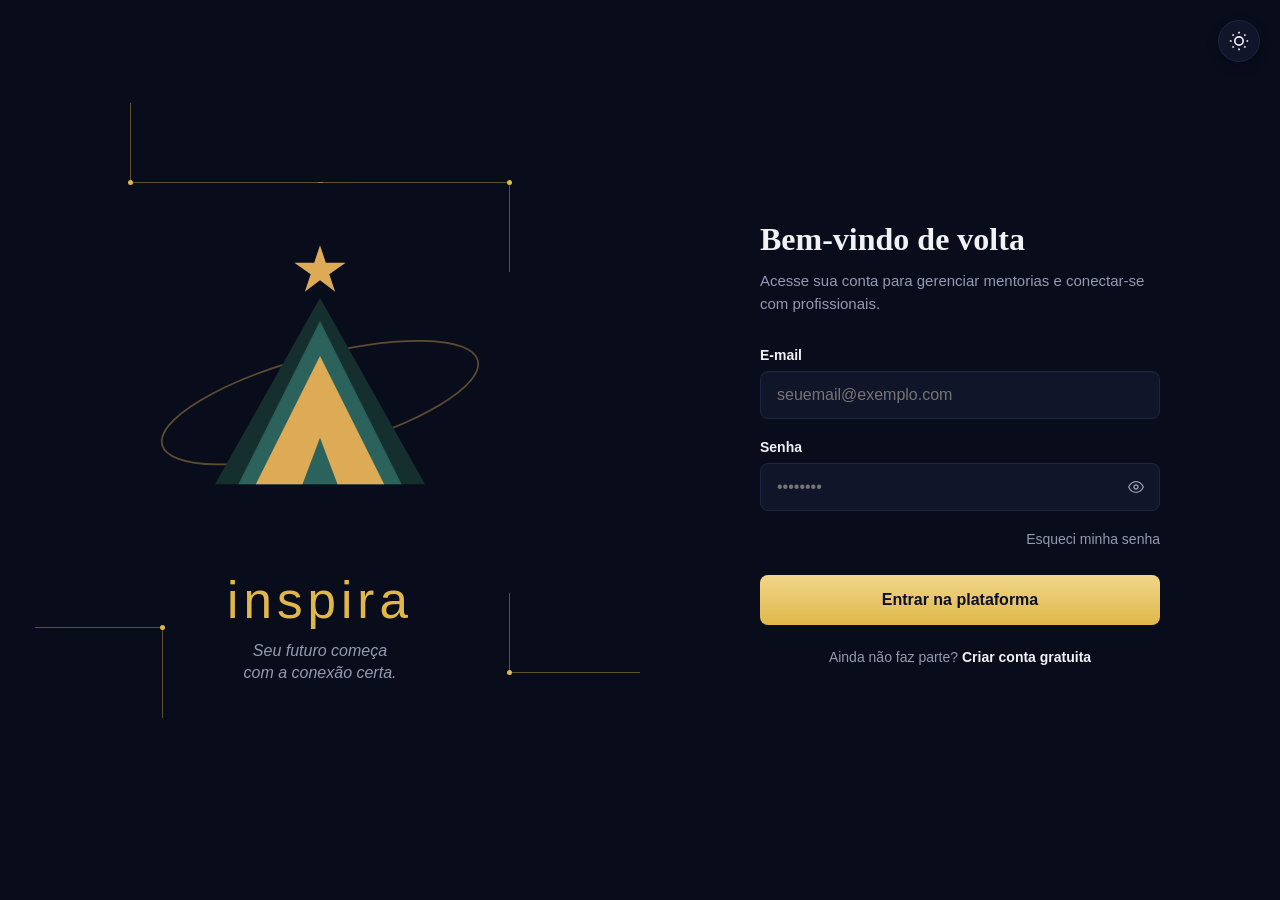
<file: tela inicial.html>
<!DOCTYPE html>
<html lang="pt-BR">
<head>
  <meta charset="UTF-8">
  <meta name="viewport" content="width=device-width, initial-scale=1.0">
  <title>Login</title>
  <link rel="stylesheet" href="css/style.css">
</head>
<body>

<!-- BOTÃO FLUTUANTE DARK MODE -->
<button class="theme-toggle" id="themeToggleBtn" title="Alternar Modo Escuro">
  <svg id="themeIcon" width="20" height="20" viewBox="0 0 24 24" fill="none" stroke="currentColor" stroke-width="2">
    <path d="M21 12.79A9 9 0 1 1 11.21 3 7 7 0 0 0 21 12.79z"></path>
  </svg>
</button>

<div class="screen">
  <!-- PAINEL ESQUERDO: Logo SVG e conexões animadas -->
  <div class="panel-left">
    <div class="hero-section">
        
        <!-- Fundo Estrelado com Linhas -->
        <div class="nodes-container">
            <div class="node n1" title="Conexão 1"></div>
            <div class="node n2" title="Conexão 2"></div>
            <div class="node n3" title="Conexão 3"></div>
            <div class="node n4" title="Conexão 4"></div>
        </div>

        <!-- Logo Construído em SVG -->
        <div class="logo-container">
            <svg viewBox="0 0 300 300" width="100%" height="100%">
                <ellipse cx="150" cy="160" rx="140" ry="40" fill="none" stroke="rgba(221, 170, 85, 0.4)" stroke-width="1.5" transform="rotate(-15 150 160)" />
                <polygon points="60,230 240,230 150,70" fill="#152E2E" />
                <polygon points="80,230 220,230 150,90" fill="#2B625C" />
                <path d="M 150 120 L 205 230 L 165 230 L 150 190 L 135 230 L 95 230 Z" fill="#DDAA55" />
                <!-- Estrela Principal -->
                <polygon class="main-star" points="150,25 155,40 172,40 158,50 163,65 150,55 137,65 142,50 128,40 145,40" fill="#DDAA55" />
            </svg>
        </div>

        <!-- Textos da Marca -->
        <h1 class="brand-title">inspira</h1>
        <p class="brand-subtitle">Seu futuro começa<br>com a conexão certa.</p>

    </div>
  </div>

  <!-- PAINEL DIREITO: Formulários -->
  <div class="panel-right">
    <div class="form-wrap">

      <!-- ===================== LOGIN ===================== -->
      <div id="panelLogin" class="form-panel active">
        <h2 class="title">Bem-vindo de volta</h2>
        <p class="subtitle">Acesse sua conta para gerenciar mentorias e conectar-se com profissionais.</p>

        <div class="field">
          <label for="loginEmail">E-mail</label>
          <input type="email" id="loginEmail" placeholder="seuemail@exemplo.com">
        </div>

        <div class="field">
          <label for="loginPass">Senha</label>
          <div class="input-wrap">
            <input type="password" id="loginPass" placeholder="••••••••">
            <button type="button" class="toggle-pass" data-target="loginPass" title="Mostrar/ocultar senha">
              <svg class="eye-icon" width="16" height="16" viewBox="0 0 24 24" fill="none" stroke="currentColor" stroke-width="2">
                <path d="M1 12s4-8 11-8 11 8 11 8-4 8-11 8-11-8-11-8z"/><circle cx="12" cy="12" r="3"/>
              </svg>
            </button>
          </div>
        </div>

        <div class="row-between">
          <a class="link-muted" id="goForgot" style="cursor: pointer;">Esqueci minha senha</a>
        </div>

        <button class="btn-primary" type="button">Entrar na plataforma</button>

        <p class="switch-line">Ainda não faz parte? <a id="goSignup" style="cursor: pointer;">Criar conta gratuita</a></p>
      </div>

      <!-- ===================== CADASTRO ===================== -->
      <div id="panelSignup" class="form-panel">
        <h2 class="title">Criar conta</h2>
        <p class="subtitle">Cadastre-se para encontrar mentores e acompanhar sua jornada.</p>

        <div class="field">
          <label for="signupName">Nome completo</label>
          <input type="text" id="signupName" placeholder="Seu nome completo">
          <p class="help-text" id="nameHelp">Digite nome e sobrenome.</p>
        </div>

        <div class="field">
          <label for="signupUni">Universidade</label>
          <input type="text" id="signupUni" placeholder="Nome da sua universidade">
        </div>

        <div class="field">
          <label for="signupCurso">Curso</label>
          <input type="text" id="signupCurso" placeholder="Seu curso">
        </div>

        <div class="field">
          <label for="signupEmail">E-mail</label>
          <input type="email" id="signupEmail" placeholder="seuemail@exemplo.com">
        </div>

        <div class="field">
          <label for="signupPhone">Telefone</label>
          <input type="tel" id="signupPhone" placeholder="(00) 00000-0000">
        </div>

        <div class="field">
          <label for="signupPass">Senha</label>
          <div class="input-wrap">
            <input type="password" id="signupPass" placeholder="••••••••">
            <button type="button" class="toggle-pass" data-target="signupPass" title="Mostrar/ocultar senha">
              <svg class="eye-icon" width="16" height="16" viewBox="0 0 24 24" fill="none" stroke="currentColor" stroke-width="2">
                <path d="M1 12s4-8 11-8 11 8 11 8-4 8-11 8-11-8-11-8z"/><circle cx="12" cy="12" r="3"/>
              </svg>
            </button>
          </div>
          <p class="help-text" id="passHelp">Mínimo de 8 caracteres, 1 número e 1 letra maiúscula.</p>
        </div>

        <button class="btn-primary" type="button" id="signupSubmit">Criar conta</button>

        <p class="switch-line">Já tem conta? <a id="goLogin" style="cursor: pointer;">Entrar</a></p>
      </div>

      <!-- ===================== ESQUECI MINHA SENHA ===================== -->
      <div id="panelForgot" class="form-panel">
        <h2 class="title">Recuperar senha</h2>
        <p class="subtitle">Informe seu e-mail cadastrado para receber o link de recuperação.</p>

        <div class="field">
          <label for="forgotEmail">E-mail</label>
          <input type="email" id="forgotEmail" placeholder="seuemail@exemplo.com">
        </div>

        <button class="btn-primary" type="button">Enviar link de recuperação</button>

        <p class="switch-line"><a id="goBackLogin" style="cursor: pointer;">Voltar para login</a></p>
      </div>

      <!-- ===================== VERIFICAÇÃO MFA ===================== -->
      <div id="panelMFA" class="form-panel">
        <h2 class="title">Verifique seu telefone</h2>
        <p class="subtitle">Enviamos um código de 6 dígitos para <strong id="displayPhone"></strong>.</p>

        <div class="field">
          <label for="mfaCode">Código de verificação</label>
          <input type="text" id="mfaCode" placeholder="000000" maxlength="6">
        </div>

        <button class="btn-primary" type="button" id="mfaSubmit">Verificar código</button>

        <p class="switch-line"><a id="goBackSignup" style="cursor: pointer;">Voltar</a></p>
      </div>

    </div>
  </div>
</div>

<script src="js/script.js"></script>
</body>
</html>
</file>
<file: css/style.css>
:root {
  --bg-dark: #090c1b; 
  --gold: #E0B84A;
  --gold-soft: #f0d68a;
  --cream: #faf6ee;
  --ink: #1c1c22;
  --muted: #6b6f8a;
  --field-bg: #ffffff;
  --field-border: #e3ddcd;
  --radius-sm: 8px;
  --font-serif: Georgia, 'Times New Roman', serif;
  --font-sans: -apple-system, BlinkMacSystemFont, 'Segoe UI', Roboto, Helvetica, Arial, sans-serif;
  --gold-glow: #FFE58F;
}

/* =========================================
   DARK MODE (MODO ESCURO UNIFICADO)
   ========================================= */
body.dark-mode {
  --cream: #090c1b;      
  --ink: #f0f2f5;        
  --muted: #949ab0;      
  --field-bg: #11152a;   
  --field-border: #1e2642; 
}

/* Botão Flutuante de Alternância de Tema */
.theme-toggle {
  position: fixed;
  top: 20px;
  right: 20px;
  z-index: 1000;
  background: var(--field-bg);
  border: 1px solid var(--field-border);
  color: var(--ink);
  width: 42px;
  height: 42px;
  border-radius: 50%;
  display: flex;
  align-items: center;
  justify-content: center;
  cursor: pointer;
  box-shadow: 0 4px 12px rgba(0,0,0,0.3);
  transition: transform 0.2s ease, background-color 0.2s ease;
}

.theme-toggle:hover {
  transform: scale(1.1);
}

* {
  box-sizing: border-box;
}

/* CORREÇÃO PARA PERMITIR SCROLL NO CELULAR E iOS */
html {
  height: 100%;
}

body {
  margin: 0;
  padding: 0;
  font-family: var(--font-sans);
  color: var(--ink);
  background: var(--cream);
  min-height: 100vh;
  overflow-x: hidden;
  overflow-y: auto;
  -webkit-overflow-scrolling: touch;
}

/* Estrutura Dividida 50/50 */
.screen {
  display: flex;
  min-height: 100vh;
  width: 100%;
}

/* =========================================
   PAINEL ESQUERDO (ANIMADO: ACENDE E APAGA)
   ========================================= */
.panel-left {
  position: relative;
  overflow: hidden;
  flex: 1 1 50%;
  background-color: var(--bg-dark); 
  display: flex;
  justify-content: center;
  align-items: center;
  min-height: 450px;
}

.hero-section {
  position: relative;
  width: 100%;
  height: 100%;
  display: flex;
  flex-direction: column;
  justify-content: center;
  align-items: center;
  z-index: 1;
  padding: 40px 20px;
}

/* --- LOGO E ESTRELA PRINCIPAL --- */
.logo-container {
  position: relative;
  width: clamp(200px, 35vw, 350px); 
  aspect-ratio: 1 / 1;
  display: flex;
  justify-content: center;
  align-items: center;
  z-index: 10;
}

.main-star {
  transition: all 0.4s ease-in-out;
  transform-origin: 150px 45px;
  cursor: pointer;
}

.main-star:hover {
  transform: scale(1.3);
  filter: drop-shadow(0 0 15px var(--gold-glow)) 
          drop-shadow(0 0 30px var(--gold));
}

/* --- TEXTOS DA MARCA --- */
.brand-title {
  color: var(--gold);
  font-size: clamp(2.2rem, 4vw, 3.5rem);
  font-weight: 400;
  letter-spacing: 5px;
  margin: 5px 0 10px 0;
  text-transform: lowercase;
}

.brand-subtitle {
  font-size: 1rem;
  font-style: italic;
  text-align: center;
  line-height: 1.4;
  margin: 0;
  color: var(--muted);
}

/* --- ANIMAÇÃO DE ACENDER E APAGAR SUAVE --- */
@keyframes acenderApagar {
  0% { opacity: 0.05; }
  50% { opacity: 1; filter: drop-shadow(0 0 6px var(--gold-glow)); }
  100% { opacity: 0.05; }
}

/* --- ESTRELAS/NÓS DE CONEXÃO NO FUNDO --- */
.nodes-container {
  position: absolute;
  top: 0;
  left: 0;
  width: 100%;
  height: 100%;
  pointer-events: none;
}

.node {
  position: absolute;
  width: 5px;
  height: 5px;
  background-color: var(--gold);
  border-radius: 50%;
  pointer-events: auto;
  cursor: pointer;
  transition: all 0.3s ease;
  animation: acenderApagar 4s infinite ease-in-out;
}

.node:hover {
  transform: scale(2);
  background-color: #FFF;
  box-shadow: 
      0 0 10px var(--gold-glow),
      0 0 20px var(--gold-glow),
      0 0 40px var(--gold);
  animation: none;
}

.node::before, .node::after {
  content: '';
  position: absolute;
  background-color: rgba(224, 184, 74, 0.4); 
  z-index: -1;
  transition: background-color 0.3s ease;
  animation: acenderApagar 4s infinite ease-in-out;
}

.node:hover::before, .node:hover::after {
  background-color: rgba(255, 229, 143, 0.9);
  animation: none;
}

/* Posições das conexões no fundo */
.n1 { top: 20%; left: 20%; animation-delay: 0s; }
.n1::before { width: 1px; height: 80px; bottom: 50%; left: 2px; animation-delay: 0.5s; }
.n1::after { height: 1px; width: 15vw; top: 2px; left: 50%; animation-delay: 1s; }

.n2 { top: 20%; right: 20%; animation-delay: 1.5s; }
.n2::before { width: 1px; height: 90px; top: 2px; left: 2px; animation-delay: 2s; }
.n2::after { height: 1px; width: 15vw; top: 2px; right: 50%; animation-delay: 2.5s; }

.n3 { bottom: 30%; left: 25%; animation-delay: 2s; }
.n3::before { width: 1px; height: 90px; top: 50%; left: 2px; animation-delay: 2.5s; }
.n3::after { height: 1px; width: 10vw; top: 2px; right: 50%; animation-delay: 3s; }

.n4 { bottom: 25%; right: 20%; animation-delay: 0.8s; }
.n4::before { width: 1px; height: 80px; bottom: 50%; left: 2px; animation-delay: 1.3s; }
.n4::after { height: 1px; width: 15vw; top: 2px; left: 50%; animation-delay: 1.8s; }


/* =========================================
   PAINEL DIREITO (FORMULÁRIO)
   ========================================= */
.panel-right {
  flex: 1 1 50%;
  background: var(--cream);
  display: flex;
  align-items: center;
  justify-content: center;
  padding: 40px 20px;
  overflow-y: visible;
  transition: background-color 0.3s ease;
}

.form-wrap {
  width: 100%;
  max-width: 400px;
}

.form-panel {
  display: none;
}

.form-panel.active {
  display: block;
}

.help-text {
  font-size: 13px;
  color: var(--muted);
  margin: 6px 0 0;
}

.help-text.success-text {
  color: #2f8f5b;
}

.help-text.error-text {
  color: #d9534f;
}

.title {
  font-family: var(--font-serif);
  font-size: clamp(26px, 5vw, 32px);
  margin: 0 0 12px;
  color: var(--ink);
}

.subtitle {
  font-size: 15px;
  line-height: 1.5;
  color: var(--muted);
  margin: 0 0 32px;
}

.field {
  margin-bottom: 20px;
}

label {
  display: block;
  font-size: 14px;
  font-weight: 600;
  margin-bottom: 8px;
  color: var(--ink);
}

input[type="text"],
input[type="email"],
input[type="password"],
input[type="tel"] {
  width: 100%;
  padding: 14px 16px;
  border: 1px solid var(--field-border);
  border-radius: var(--radius-sm);
  background: var(--field-bg);
  font-size: 16px; /* Evita zoom automático em inputs no iOS */
  font-family: var(--font-sans);
  color: var(--ink);
  outline: none;
  transition: border-color 0.2s ease, box-shadow 0.2s ease, background-color 0.3s ease, color 0.3s ease;
}

input:focus {
  border-color: var(--gold);
  box-shadow: 0 0 0 3px rgba(224,184,74,0.2);
}

.input-wrap {
  position: relative;
}

.input-wrap input {
  padding-right: 48px;
}

.toggle-pass {
  position: absolute;
  right: 12px;
  top: 50%;
  transform: translateY(-50%);
  background: none;
  border: none;
  cursor: pointer;
  color: var(--muted);
  padding: 4px;
  display: flex;
  align-items: center;
  justify-content: center;
}

input[type="password"]::-ms-reveal {
  display: none;
}

.row-between {
  display: flex;
  justify-content: flex-end;
  margin-bottom: 28px;
}

.link-muted {
  font-size: 14px;
  color: var(--muted);
  text-decoration: none;
  cursor: pointer;
}

.link-muted:hover {
  text-decoration: underline;
}

.btn-primary {
  width: 100%;
  padding: 16px 20px;
  border: none;
  border-radius: var(--radius-sm);
  background: linear-gradient(180deg, var(--gold-soft), var(--gold));
  color: #0c0f2e;
  font-size: 16px;
  font-weight: 700;
  cursor: pointer;
  transition: transform 0.15s ease, box-shadow 0.15s ease;
}

.btn-primary:hover {
  transform: translateY(-2px);
  box-shadow: 0 8px 16px -6px rgba(224,184,74,0.5);
}

.switch-line {
  text-align: center;
  font-size: 14px;
  color: var(--muted);
  margin-top: 24px;
}

.switch-line a {
  color: var(--ink);
  font-weight: 700;
  text-decoration: none;
  cursor: pointer;
}

.switch-line a:hover {
  text-decoration: underline;
}

@media (max-width: 900px) {
  .screen {
    flex-direction: column;
    height: auto;
  }
  
  .panel-left {
    min-height: 350px;
    width: 100%;
    flex: none;
  }

  .panel-right {
    width: 100%;
    flex: none;
    padding: 32px 20px 50px 20px;
  }
}
</file>
<file: css/como-funciona.css>
.chat-widget-panel {
      position: fixed !important;
      bottom: 100px !important;
      right: 30px !important;
      width: 380px !important;
      max-width: calc(100vw - 40px) !important;
      height: 520px !important;
      max-height: calc(100vh - 120px) !important;
      background: #0e1329 !important;
      border: 1px solid #262b3a !important;
      border-radius: 16px !important;
      box-shadow: 0 12px 32px rgba(0, 0, 0, 0.6) !important;
      display: none; /* Inicia oculto */
      flex-direction: column !important;
      overflow: hidden !important;
      z-index: 99998 !important;
    }

    /* Exibe o painel somente quando a classe active estiver presente */
    .chat-widget-panel.active {
      display: flex !important;
    }
</file>
<file: css/dashboard.css>
* {
  box-sizing: border-box;
  margin: 0;
  padding: 0;
  font-family: 'Segoe UI', system-ui, -apple-system, sans-serif;
}

:root {
  --dash-overlay-soft: rgba(0, 0, 0, 0.035);
  --dash-overlay-med: rgba(0, 0, 0, 0.06);
  --dash-overlay-strong: rgba(0, 0, 0, 0.12);
  --dash-header-bg: #ffffff;
  --dash-dot-bg: rgba(0, 0, 0, 0.15);
}

body.dark-mode {
  --dash-overlay-soft: rgba(255, 255, 255, 0.04);
  --dash-overlay-med: rgba(255, 255, 255, 0.06);
  --dash-overlay-strong: rgba(255, 255, 255, 0.15);
  --dash-header-bg: #0e1329;
  --dash-dot-bg: rgba(255, 255, 255, 0.15);
}

body.dashboard-body {
  background-color: var(--cream, #faf6ee) !important;
  color: var(--ink, #1c1c22);
  min-height: 100vh;
  display: flex;
  flex-direction: column;
  overflow-y: auto !important;
  transition: background-color 0.3s ease, color 0.3s ease;
}

/* BARRA DE NAVEGAÇÃO SUPERIOR */
.dash-header {
  display: flex;
  justify-content: space-between;
  align-items: center;
  padding: 16px 32px;
  background-color: var(--dash-header-bg);
  border-bottom: 1px solid var(--field-border);
  position: sticky;
  top: 0;
  z-index: 100;
  transition: background-color 0.3s ease, border-color 0.3s ease;
}

.dash-logo-area {
  display: flex;
  align-items: center;
  gap: 12px;
}

.header-brand-icon {
  width: 36px;
  height: 36px;
}

.dash-logo-text {
  font-size: 22px;
  font-weight: bold;
  letter-spacing: -0.5px;
  color: var(--ink);
}

.dash-nav {
  display: flex;
  gap: 28px;
}

.dash-nav a {
  text-decoration: none;
  color: var(--muted);
  font-size: 14px;
  font-weight: 500;
  transition: color 0.2s;
}

.dash-nav a:hover,
.dash-nav a.active {
  color: #E0B84A;
}

.dash-header-right {
  display: flex;
  align-items: center;
  gap: 16px;
}

.dash-user-profile {
  display: flex;
  align-items: center;
  gap: 10px;
  cursor: pointer;
  background: var(--dash-overlay-soft);
  padding: 6px 12px;
  border-radius: 20px;
  border: 1px solid var(--field-border);
  transition: background 0.2s;
}

.dash-user-profile:hover {
  background: var(--dash-overlay-med);
}

.user-name {
  font-size: 13px;
  font-weight: 600;
  color: var(--ink);
}

.user-avatar {
  width: 32px;
  height: 32px;
  background: #2B625C;
  color: #fff;
  border-radius: 50%;
  display: flex;
  align-items: center;
  justify-content: center;
  font-size: 12px;
  font-weight: bold;
}

.theme-toggle-dash {
  background: var(--dash-overlay-soft);
  border: 1px solid var(--field-border);
  color: var(--muted);
  width: 36px;
  height: 36px;
  border-radius: 50%;
  display: flex;
  align-items: center;
  justify-content: center;
  cursor: pointer;
  transition: 0.2s;
}

.theme-toggle-dash:hover {
  color: #E0B84A;
  background: var(--dash-overlay-med);
}

/* CONTEÚDO PRINCIPAL */
.dashboard-main {
  flex: 1;
  max-width: 1200px;
  width: 100%;
  margin: 0 auto;
  padding: 32px 20px;
}

/* HERO BANNER (mesma superfície dos cards) */
.dash-hero-banner {
  background-color: var(--field-bg);
  border: 1px solid var(--field-border);
  border-radius: 16px;
  padding: 40px;
  margin-bottom: 32px;
  transition: background-color 0.3s ease, border-color 0.2s;
}

.dash-hero-banner:hover {
  border-color: rgba(224, 184, 74, 0.3);
}

.dash-hero-content {
  max-width: 650px;
}

.tag-transform {
  display: inline-block;
  font-size: 11px;
  font-weight: bold;
  color: #E0B84A;
  background: rgba(224, 184, 74, 0.12);
  padding: 4px 10px;
  border-radius: 20px;
  margin-bottom: 14px;
  letter-spacing: 0.5px;
}

.dash-hero-banner h1 {
  font-size: 32px;
  font-weight: 800;
  color: var(--ink);
  margin-bottom: 12px;
  line-height: 1.2;
}

.dash-hero-banner p {
  font-size: 15px;
  color: var(--muted);
  margin-bottom: 24px;
}

.dash-actions {
  display: flex;
  gap: 12px;
}

/* BOTÕES GLOBAIS */
.btn-primary {
  background-color: #E0B84A;
  color: #090c1b;
  border: none;
  font-weight: bold;
  padding: 10px 20px;
  border-radius: 8px;
  cursor: pointer;
  transition: 0.2s;
}

.btn-primary:hover {
  background-color: #cca43d;
}

.btn-outline {
  background: transparent;
  color: var(--ink);
  border: 1px solid var(--field-border);
  font-weight: 500;
  padding: 10px 20px;
  border-radius: 8px;
  cursor: pointer;
  transition: 0.2s;
}

.btn-outline:hover {
  background: var(--dash-overlay-soft);
}

/* GRID DE CARDS PRINCIPAIS */
.dash-grid-cards {
  display: grid;
  grid-template-columns: repeat(auto-fit, minmax(320px, 1fr));
  gap: 24px;
  margin-bottom: 40px;
}

.dash-card {
  background-color: var(--field-bg);
  border: 1px solid var(--field-border);
  border-radius: 16px;
  padding: 24px;
  display: flex;
  flex-direction: column;
  position: relative;
  transition: background-color 0.3s ease, transform 0.2s, border-color 0.2s;
}

.dash-card:hover {
  border-color: rgba(224, 184, 74, 0.3);
  transform: translateY(-2px);
}

.dash-card h3 {
  font-size: 18px;
  font-weight: 700;
  color: var(--ink);
  margin-bottom: 8px;
}

.card-desc {
  font-size: 13px;
  color: var(--muted);
  margin-bottom: 20px;
  line-height: 1.4;
}

.card-list-info {
  list-style: none;
  display: flex;
  flex-direction: column;
  gap: 8px;
  margin-bottom: 24px;
  flex-grow: 1;
}

.card-list-info li {
  font-size: 13px;
  color: var(--ink);
}

.btn-secondary-dash {
  background: rgba(224, 184, 74, 0.1);
  color: #E0B84A;
  border: 1px solid rgba(224, 184, 74, 0.2);
  padding: 10px 16px;
  border-radius: 8px;
  font-weight: 600;
  font-size: 13px;
  cursor: pointer;
  text-align: left;
  transition: 0.2s;
  margin-top: auto;
}

.btn-secondary-dash:hover {
  background: rgba(224, 184, 74, 0.2);
}

/* CARD DE CALENDÁRIO */
.calendar-preview {
  background: var(--dash-overlay-soft);
  border: 1px solid var(--field-border);
  border-radius: 10px;
  padding: 12px;
  margin-bottom: 20px;
  flex-grow: 1;
}

.event-box strong {
  font-size: 12px;
  color: #E0B84A;
  display: block;
  margin-bottom: 2px;
}

.event-box p {
  font-size: 12px;
  color: var(--ink);
}

/* CARD DE EVOLUÇÃO */
.evolution-progress-wrap {
  display: flex;
  justify-content: center;
  align-items: center;
  margin: 10px 0 20px 0;
}

.progress-circle {
  width: 70px;
  height: 70px;
  border-radius: 50%;
  border: 4px solid var(--field-border);
  border-top-color: #E0B84A;
  display: flex;
  align-items: center;
  justify-content: center;
  font-size: 16px;
  font-weight: bold;
  color: #E0B84A;
  background: rgba(224, 184, 74, 0.05);
}

.evolution-steps {
  display: flex;
  justify-content: center;
  gap: 8px;
  margin-bottom: 20px;
}

.dot {
  width: 8px;
  height: 8px;
  border-radius: 50%;
  background-color: var(--dash-dot-bg);
}

.dot.active {
  background-color: #E0B84A;
}

/* MENTORES EM DESTAQUE */
.mentors-section {
  margin-top: 20px;
}

.section-title-wrap {
  display: flex;
  justify-content: space-between;
  align-items: center;
  margin-bottom: 20px;
}

.section-title-wrap h2 {
  font-size: 20px;
  font-weight: 700;
  color: var(--ink);
}

.link-see-all {
  font-size: 13px;
  color: #E0B84A;
  text-decoration: none;
  font-weight: 600;
}

.mentors-grid {
  display: grid;
  grid-template-columns: repeat(auto-fit, minmax(240px, 1fr));
  gap: 20px;
}

.mentor-card {
  background-color: var(--field-bg);
  border: 1px solid var(--field-border);
  border-radius: 12px;
  padding: 18px;
  display: flex;
  flex-direction: column;
  justify-content: space-between;
  gap: 14px;
  transition: background-color 0.3s ease, border-color 0.2s;
}

.mentor-info h4 {
  font-size: 15px;
  color: var(--ink);
  margin-bottom: 2px;
}

.mentor-role {
  font-size: 12px;
  color: var(--muted);
  margin-bottom: 8px;
}

.mentor-tag {
  font-size: 10px;
  background: rgba(43, 98, 92, 0.2);
  color: #4ade80;
  padding: 2px 8px;
  border-radius: 10px;
  display: inline-block;
}

.mentor-footer {
  display: flex;
  justify-content: space-between;
  font-size: 12px;
  color: var(--muted);
  border-top: 1px solid var(--field-border);
  padding-top: 10px;
}

/* ==========================================
   ESTILOS DE MODAIS GERAIS
   ========================================== */

.modal-overlay {
  position: fixed;
  top: 0;
  left: 0;
  width: 100%;
  height: 100%;
  background: rgba(5, 7, 18, 0.8);
  backdrop-filter: blur(4px);
  display: flex;
  align-items: center;
  justify-content: center;
  z-index: 1000;
  opacity: 0;
  visibility: hidden;
  transition: 0.2s ease-in-out;
}

.modal-overlay.active {
  opacity: 1;
  visibility: visible;
}

.modal-content {
  background-color: var(--field-bg);
  border: 1px solid var(--field-border);
  border-radius: 16px;
  width: 100%;
  max-width: 500px;
  padding: 24px;
  color: var(--ink);
  box-shadow: 0 20px 25px -5px rgba(0, 0, 0, 0.5);
  transform: scale(0.95);
  transition: transform 0.2s ease-in-out, background-color 0.3s ease, color 0.3s ease;
}

.modal-overlay.active .modal-content {
  transform: scale(1);
}

.modal-header {
  display: flex;
  justify-content: space-between;
  align-items: center;
  margin-bottom: 16px;
}

.modal-header h3 {
  font-size: 18px;
  font-weight: 700;
}

.close-modal-btn {
  background: transparent;
  border: none;
  color: var(--muted);
  font-size: 20px;
  cursor: pointer;
  padding: 4px;
}

.close-modal-btn:hover {
  color: var(--ink);
}

.modal-subtitle {
  font-size: 13px;
  color: var(--muted);
  margin-bottom: 16px;
  line-height: 1.4;
}

/* MODAL DE PERFIL */
.profile-modal-card {
  max-width: 420px;
  text-align: center;
}

.profile-avatar-large {
  width: 70px;
  height: 70px;
  background: #2B625C;
  color: #fff;
  border-radius: 50%;
  display: flex;
  align-items: center;
  justify-content: center;
  font-size: 22px;
  font-weight: bold;
  margin: 0 auto 12px auto;
}

.profile-user-name {
  font-size: 18px;
  font-weight: bold;
  color: var(--ink);
  margin-bottom: 2px;
}

.profile-user-role {
  font-size: 12px;
  color: #E0B84A;
  margin-bottom: 20px;
}

.profile-info-list {
  background: var(--dash-overlay-soft);
  border: 1px solid var(--field-border);
  border-radius: 12px;
  padding: 14px;
  text-align: left;
  display: flex;
  flex-direction: column;
  gap: 12px;
  margin-bottom: 20px;
}

.info-group {
  display: flex;
  flex-direction: column;
  gap: 4px;
}

.info-label {
  font-size: 11px;
  color: var(--muted);
  text-transform: uppercase;
  letter-spacing: 0.5px;
}

.info-value {
  font-size: 13px;
  color: var(--ink);
  font-weight: 500;
}

.badge-active {
  color: #4ade80;
  font-size: 12px;
}

.profile-actions-row {
  display: flex;
  gap: 10px;
}

.profile-actions-row button {
  flex: 1;
}

/* Modo de Edição de Perfil */
.edit-only-item {
  display: none;
}

body.is-editing-profile .view-only {
  display: none !important;
}

body.is-editing-profile .edit-only-item {
  display: flex !important;
}

.profile-edit-input {
  background: var(--dash-overlay-soft);
  border: 1px solid var(--field-border);
  padding: 8px 12px;
  border-radius: 6px;
  color: var(--ink);
  font-size: 13px;
  width: 100%;
}

.profile-edit-input:focus {
  outline: none;
  border-color: #E0B84A;
}

/* MODAL DE CALENDÁRIO */
.field-modal {
  margin-bottom: 16px;
}

.field-modal label {
  font-size: 12px;
  color: var(--muted);
  display: block;
  margin-bottom: 6px;
}

.modal-select {
  width: 100%;
  background: var(--field-bg);
  border: 1px solid var(--field-border);
  color: var(--ink);
  padding: 10px;
  border-radius: 8px;
  font-size: 13px;
}

.slots-grid {
  display: grid;
  grid-template-columns: repeat(2, 1fr);
  gap: 8px;
}

.time-slot {
  background: var(--dash-overlay-soft);
  border: 1px solid var(--field-border);
  color: var(--ink);
  padding: 10px;
  border-radius: 8px;
  font-size: 12px;
  cursor: pointer;
  transition: 0.2s;
  text-align: center;
}

.time-slot:hover {
  background: var(--dash-overlay-med);
}

.time-slot.active-slot {
  background: rgba(224, 184, 74, 0.15);
  border-color: #E0B84A;
  color: #E0B84A;
  font-weight: 600;
}

/* ==========================================
   ESTILOS DO TESTE VOCACIONAL (Cor em Branco)
   ========================================== */
.tv-choice-eyebrow {
  color: var(--ink) !important;
}

/* ==========================================
   ESTILOS DO PLANO DE EVOLUÇÃO DINÂMICO
   ========================================== */

.evolution-modal-content {
  max-width: 560px;
}

.evolution-top-row {
  display: flex;
  align-items: center;
  gap: 12px;
  margin-bottom: 20px;
}

.evolution-summary-box {
  background: rgba(224, 184, 74, 0.08);
  border: 1px solid rgba(224, 184, 74, 0.2);
  border-radius: 12px;
  padding: 16px;
  flex-grow: 1;
  display: flex;
  align-items: center;
  justify-content: space-between;
}

.evolution-summary-eyebrow {
  font-size: 12px;
  color: #E0B84A;
  text-transform: uppercase;
  font-weight: bold;
  letter-spacing: 0.5px;
}

.evolution-summary-title {
  margin: 4px 0 0 0;
  font-size: 16px;
  color: var(--ink);
}

.evolution-percentage-badge {
  font-size: 24px;
  font-weight: bold;
  color: #E0B84A;
  background: rgba(224, 184, 74, 0.15);
  width: 60px;
  height: 60px;
  border-radius: 50%;
  display: flex;
  align-items: center;
  justify-content: center;
}

.evolution-reset-btn {
  background: rgba(239, 68, 68, 0.15);
  border: 1px solid rgba(239, 68, 68, 0.3);
  color: #f87171;
  padding: 14px 16px;
  border-radius: 12px;
  cursor: pointer;
  font-size: 12px;
  font-weight: bold;
  display: flex;
  flex-direction: column;
  align-items: center;
  gap: 4px;
  transition: 0.2s;
}

.evolution-reset-btn:hover {
  background: rgba(239, 68, 68, 0.25);
}

.evolution-reset-icon {
  font-size: 16px;
}

.evolution-steps-heading {
  font-size: 15px;
  margin-bottom: 4px;
  color: var(--ink);
}

.evolution-steps-sub {
  font-size: 12px;
  color: var(--muted);
  margin-bottom: 12px;
}

.evolution-steps-list {
  display: flex;
  flex-direction: column;
  gap: 10px;
}

.evolution-step-card {
  cursor: pointer;
  display: flex;
  align-items: center;
  gap: 12px;
  padding: 12px;
  border-radius: 8px;
  transition: 0.2s;
}

.evolution-step-card:hover {
  background: var(--dash-overlay-med) !important;
}

.evolution-close-action {
  width: 100%;
  margin-top: 24px;
}

/* RESPONSIVIDADE */
@media (max-width: 768px) {
  .dash-nav {
    display: none;
  }
  .dash-header {
    padding: 16px 20px;
  }
  .dash-hero-banner {
    padding: 24px;
  }
  .dash-hero-banner h1 {
    font-size: 24px;
  }
}
</file>
<file: css/chat-widget.css>
/* ============================================
   CHATBOT INSPIRA AI — Widget de Chat
   Design: Cabeçalho dourado, corpo escuro navy
   ============================================ */

/* === BOTÃO FLUTUANTE (FAB) === */
.chat-widget-toggle {
  position: fixed;
  bottom: 28px;
  right: 28px;
  width: 58px;
  height: 58px;
  border-radius: 50%;
  background: #DDAA55;
  border: none;
  cursor: pointer;
  display: flex;
  align-items: center;
  justify-content: center;
  box-shadow: 0 8px 28px rgba(221, 170, 85, 0.45);
  z-index: 9998;
  transition: transform 0.3s ease, box-shadow 0.3s ease;
}

.chat-widget-toggle:hover {
  transform: scale(1.1) translateY(-2px);
  box-shadow: 0 12px 36px rgba(221, 170, 85, 0.6);
}

.chat-widget-toggle svg {
  width: 28px;
  height: 28px;
}

/* === PAINEL DO CHAT === */
.chat-widget-panel {
  position: fixed;
  bottom: 100px;
  right: 28px;
  width: 380px;
  max-height: 640px;
  background: #0b0e1a;
  border-radius: 20px;
  box-shadow: 0 24px 64px rgba(0, 0, 0, 0.7), 0 0 0 1px rgba(221, 170, 85, 0.12);
  z-index: 9999;
  display: none;
  flex-direction: column;
  overflow: hidden;
}

.chat-widget-panel.active {
  display: flex;
  animation: chatPanelEntrar 0.35s cubic-bezier(0.16, 1, 0.3, 1);
}

@keyframes chatPanelEntrar {
  from {
    opacity: 0;
    transform: translateY(24px) scale(0.92);
  }
  to {
    opacity: 1;
    transform: translateY(0) scale(1);
  }
}

/* === CABEÇALHO DOURADO === */
.chat-widget-header {
  background: #DDAA55;
  padding: 18px 20px;
  display: flex;
  align-items: center;
  justify-content: space-between;
  flex-shrink: 0;
}

.chat-widget-title {
  font-family: 'Inter', 'Segoe UI', system-ui, sans-serif;
  font-size: 1.1rem;
  font-weight: 800;
  color: #0b0e17;
  margin: 0;
  letter-spacing: -0.2px;
}

.chat-widget-status {
  font-size: 0.73rem;
  color: #0b0e17;
  opacity: 0.75;
  display: flex;
  align-items: center;
  gap: 5px;
  margin: 3px 0 0;
  font-weight: 500;
}

.chat-widget-status .status-dot {
  width: 7px;
  height: 7px;
  border-radius: 50%;
  background: #16a34a;
  display: inline-block;
  box-shadow: 0 0 6px rgba(22, 163, 74, 0.5);
  animation: pulsarDot 2s ease-in-out infinite;
}

@keyframes pulsarDot {
  0%, 100% { opacity: 1; }
  50% { opacity: 0.5; }
}

.chat-widget-close {
  background: none;
  border: none;
  color: #0b0e17;
  font-size: 1.7rem;
  cursor: pointer;
  line-height: 1;
  padding: 0 4px;
  opacity: 0.6;
  transition: opacity 0.2s ease;
  font-weight: 300;
}

.chat-widget-close:hover {
  opacity: 1;
}

/* === ÁREA DE MENSAGENS === */
.chat-widget-messages {
  flex: 1 1 auto;
  padding: 20px 18px;
  overflow-y: auto;
  display: flex;
  flex-direction: column;
  gap: 14px;
  min-height: 140px;
  max-height: 300px;
  background: #0b0e1a;
}

/* Scrollbar personalizada */
.chat-widget-messages::-webkit-scrollbar {
  width: 4px;
}

.chat-widget-messages::-webkit-scrollbar-track {
  background: transparent;
}

.chat-widget-messages::-webkit-scrollbar-thumb {
  background: #262b3a;
  border-radius: 4px;
}

/* === BOLHAS DE MENSAGEM === */
.chat-bubble {
  max-width: 85%;
  padding: 12px 16px;
  border-radius: 18px;
  font-size: 0.87rem;
  line-height: 1.55;
  font-family: 'Inter', 'Segoe UI', system-ui, sans-serif;
}

.chat-bubble.bot {
  background: #1a2035;
  color: #e2e8f0;
  border-bottom-left-radius: 6px;
  align-self: flex-start;
  animation: bolhaBotEntrar 0.35s ease;
}

.chat-bubble.user {
  background: #DDAA55;
  color: #0b0e17;
  border-bottom-right-radius: 6px;
  align-self: flex-end;
  font-weight: 500;
  animation: bolhaUserEntrar 0.35s ease;
}

@keyframes bolhaBotEntrar {
  from {
    opacity: 0;
    transform: translateX(-12px) translateY(6px);
  }
  to {
    opacity: 1;
    transform: translateX(0) translateY(0);
  }
}

@keyframes bolhaUserEntrar {
  from {
    opacity: 0;
    transform: translateX(12px) translateY(6px);
  }
  to {
    opacity: 1;
    transform: translateX(0) translateY(0);
  }
}

/* Indicador de digitação do bot (opcional, se usado via JS) */
.chat-bubble.bot.digitando::after {
  content: '';
  display: inline-block;
  width: 4px;
  height: 4px;
  background: #DDAA55;
  border-radius: 50%;
  margin-left: 6px;
  animation: digitandoPulso 0.8s ease-in-out infinite;
}

@keyframes digitandoPulso {
  0%, 100% { opacity: 0.3; }
  50% { opacity: 1; }
}

/* === ÁREA DE VÍDEO === */
.chat-video-area {
  padding: 10px 18px;
  background: #0b0e1a;
  flex-shrink: 0;
}

.chat-video-area video,
.chat-video-area canvas {
  width: 100%;
  border-radius: 12px;
  max-height: 160px;
  background: #0f172a;
}

.chat-end-call-btn {
  width: 100%;
  margin-top: 10px;
  background: linear-gradient(135deg, #ef4444, #dc2626);
  color: #ffffff;
  border: none;
  padding: 10px;
  border-radius: 10px;
  font-weight: 700;
  font-size: 0.82rem;
  cursor: pointer;
  transition: opacity 0.2s ease;
  letter-spacing: 0.3px;
}

.chat-end-call-btn:hover {
  opacity: 0.85;
}

/* === WRAPPER DO INPUT (input + rodapé de privacidade) === */
.chat-widget-input-wrapper {
  background: #0e1329;
  border-top: 1px solid #151b2c;
  flex-shrink: 0;
}

/* === ÁREA DE INPUT === */
.chat-widget-input-area {
  display: flex;
  align-items: center;
  gap: 10px;
  padding: 14px 16px 8px;
}

/* Botão de vídeo / ícones auxiliares */
.chat-widget-icon-btn {
  background: none;
  border: none;
  cursor: pointer;
  padding: 6px;
  display: flex;
  align-items: center;
  justify-content: center;
  border-radius: 8px;
  transition: background 0.2s ease, opacity 0.2s ease;
  opacity: 0.55;
  flex-shrink: 0;
}

.chat-widget-icon-btn:hover {
  opacity: 1;
  background: rgba(221, 170, 85, 0.08);
}

.chat-widget-icon-btn svg {
  width: 22px;
  height: 22px;
}

/* Campo de texto */
.chat-widget-input-area input {
  flex: 1;
  background: #151b2c;
  border: 1px solid #262b3a;
  border-radius: 24px;
  padding: 11px 18px;
  color: #f0f2f5;
  font-size: 0.85rem;
  outline: none;
  transition: border-color 0.25s ease, box-shadow 0.25s ease;
  font-family: 'Inter', 'Segoe UI', system-ui, sans-serif;
}

.chat-widget-input-area input:focus {
  border-color: rgba(221, 170, 85, 0.5);
  box-shadow: 0 0 0 3px rgba(221, 170, 85, 0.08);
}

.chat-widget-input-area input::placeholder {
  color: #4a5568;
}

/* Botão de enviar */
.chat-widget-send-btn {
  width: 40px;
  height: 40px;
  border-radius: 50%;
  background: #DDAA55;
  border: none;
  cursor: pointer;
  display: flex;
  align-items: center;
  justify-content: center;
  transition: transform 0.2s ease, box-shadow 0.2s ease;
  flex-shrink: 0;
  box-shadow: 0 4px 12px rgba(221, 170, 85, 0.3);
}

.chat-widget-send-btn:hover {
  transform: scale(1.1);
  box-shadow: 0 6px 18px rgba(221, 170, 85, 0.45);
}

.chat-widget-send-btn svg {
  width: 18px;
  height: 18px;
  fill: #0b0e17;
}

/* === AVISO DE PRIVACIDADE === */
.chat-widget-footer {
  text-align: center;
  font-size: 0.67rem;
  color: #4a5568;
  padding: 4px 16px 14px;
  margin: 0;
  line-height: 1.4;
}

.chat-widget-footer a {
  color: #718096;
  text-decoration: underline;
  transition: color 0.2s ease;
}

.chat-widget-footer a:hover {
  color: #DDAA55;
}

/* === RESPONSIVO === */
@media (max-width: 480px) {
  .chat-widget-panel {
    width: calc(100vw - 20px);
    right: 10px;
    bottom: 90px;
    max-height: 85vh;
    border-radius: 16px;
  }

  .chat-widget-toggle {
    bottom: 18px;
    right: 18px;
    width: 52px;
    height: 52px;
    border-radius: 50%;
  }

  .chat-widget-messages {
    min-height: 200px;
    max-height: 50vh;
  }
}

@media (max-width: 360px) {
  .chat-widget-panel {
    width: calc(100vw - 12px);
    right: 6px;
  }
}
</file>
<file: css/recursos.css>
/* =========================================
   ESTILOS DA PÁGINA DE RECURSOS (RECURSOS.CSS)
   ========================================= */

.recursos-main {
  max-width: 1200px;
  margin: 0 auto;
  padding: 40px 24px;
}

.recursos-header {
  text-align: center;
  margin-bottom: 32px;
}

.recursos-header h1 {
  font-size: 32px;
  font-weight: 800;
  color: #fff;
  margin: 10px 0 8px;
}

.recursos-header p {
  color: #9ca3af;
  font-size: 15px;
  max-width: 600px;
  margin: 0 auto;
}

/* Área de Busca */
.recursos-search-wrap {
  position: relative;
  max-width: 600px;
  margin: 0 auto 24px;
  display: flex;
  align-items: center;
}

.recursos-search-wrap svg {
  position: absolute;
  left: 16px;
  pointer-events: none;
}

.recursos-search-wrap input[type="text"] {
  width: 100%;
  background: rgba(255, 255, 255, 0.03);
  border: 1px solid rgba(221, 170, 85, 0.25);
  padding: 14px 16px 14px 48px;
  border-radius: 12px;
  color: #fff;
  font-size: 14px;
  transition: border-color 0.2s ease;
  
  /* Remove qualquer brilho ou sombra padrão do navegador no foco */
  outline: none;
  box-shadow: none !important;
}

.recursos-search-wrap input[type="text"]:focus {
  border-color: rgba(221, 170, 85, 0.6);
  outline: none;
  box-shadow: none !important;
}

/* Filtros por Pílulas */
.recursos-filters {
  display: flex;
  justify-content: center;
  gap: 10px;
  margin-bottom: 40px;
  flex-wrap: wrap;
}

.recursos-filter-pill {
  background: rgba(255, 255, 255, 0.05);
  border: 1px solid rgba(255, 255, 255, 0.1);
  color: #9ca3af;
  padding: 8px 18px;
  border-radius: 20px;
  font-size: 13px;
  font-weight: 500;
  cursor: pointer;
  transition: all 0.2s ease;
}

.recursos-filter-pill:hover {
  background: rgba(221, 170, 85, 0.1);
  color: #fff;
  border-color: rgba(221, 170, 85, 0.3);
}

.recursos-filter-pill.active {
  background: #DDAA55;
  color: #090c1b;
  font-weight: 600;
  border-color: #DDAA55;
}

/* Grid de Recursos */
.recursos-grid {
  display: grid;
  grid-template-columns: repeat(auto-fit, minmax(280px, 1fr));
  gap: 24px;
}

.resource-card {
  background: rgba(25, 30, 46, 0.6);
  border: 1px solid rgba(221, 170, 85, 0.2);
  border-radius: 16px;
  padding: 24px;
  display: flex;
  flex-direction: column;
  justify-content: space-between;
  transition: transform 0.2s ease, border-color 0.2s ease;
}

.resource-card:hover {
  transform: translateY(-4px);
  border-color: rgba(221, 170, 85, 0.4);
}

.featured-card {
  background: linear-gradient(135deg, rgba(221, 170, 85, 0.08) 0%, rgba(25, 30, 46, 0.8) 100%);
  border-color: rgba(221, 170, 85, 0.4);
}

.resource-icon {
  width: 40px;
  height: 40px;
  background: rgba(221, 170, 85, 0.15);
  color: #DDAA55;
  border-radius: 10px;
  display: flex;
  align-items: center;
  justify-content: center;
  font-weight: 700;
  font-size: 14px;
  margin-bottom: 16px;
}

.resource-tag {
  font-size: 11px;
  text-transform: uppercase;
  letter-spacing: 0.5px;
  color: #DDAA55;
  font-weight: 600;
  display: block;
  margin-bottom: 6px;
}

.resource-title {
  font-size: 18px;
  font-weight: 700;
  color: #fff;
  margin-bottom: 10px;
}

.resource-desc {
  font-size: 13px;
  color: #9ca3af;
  line-height: 1.5;
  margin-bottom: 20px;
}

.btn-download {
  background: rgba(255, 255, 255, 0.05);
  border: 1px solid rgba(221, 170, 85, 0.3);
  color: #fff;
  padding: 10px 16px;
  border-radius: 8px;
  font-size: 13px;
  font-weight: 600;
  cursor: pointer;
  width: 100%;
  text-align: center;
  transition: background 0.2s ease, border-color 0.2s ease;
}

.btn-download:hover {
  background: #DDAA55;
  color: #090c1b;
  border-color: #DDAA55;
}

.btn-ats-action {
  background: #DDAA55;
  color: #090c1b;
  border-color: #DDAA55;
}

.btn-ats-action:hover {
  background: #c59545;
}
</file>
